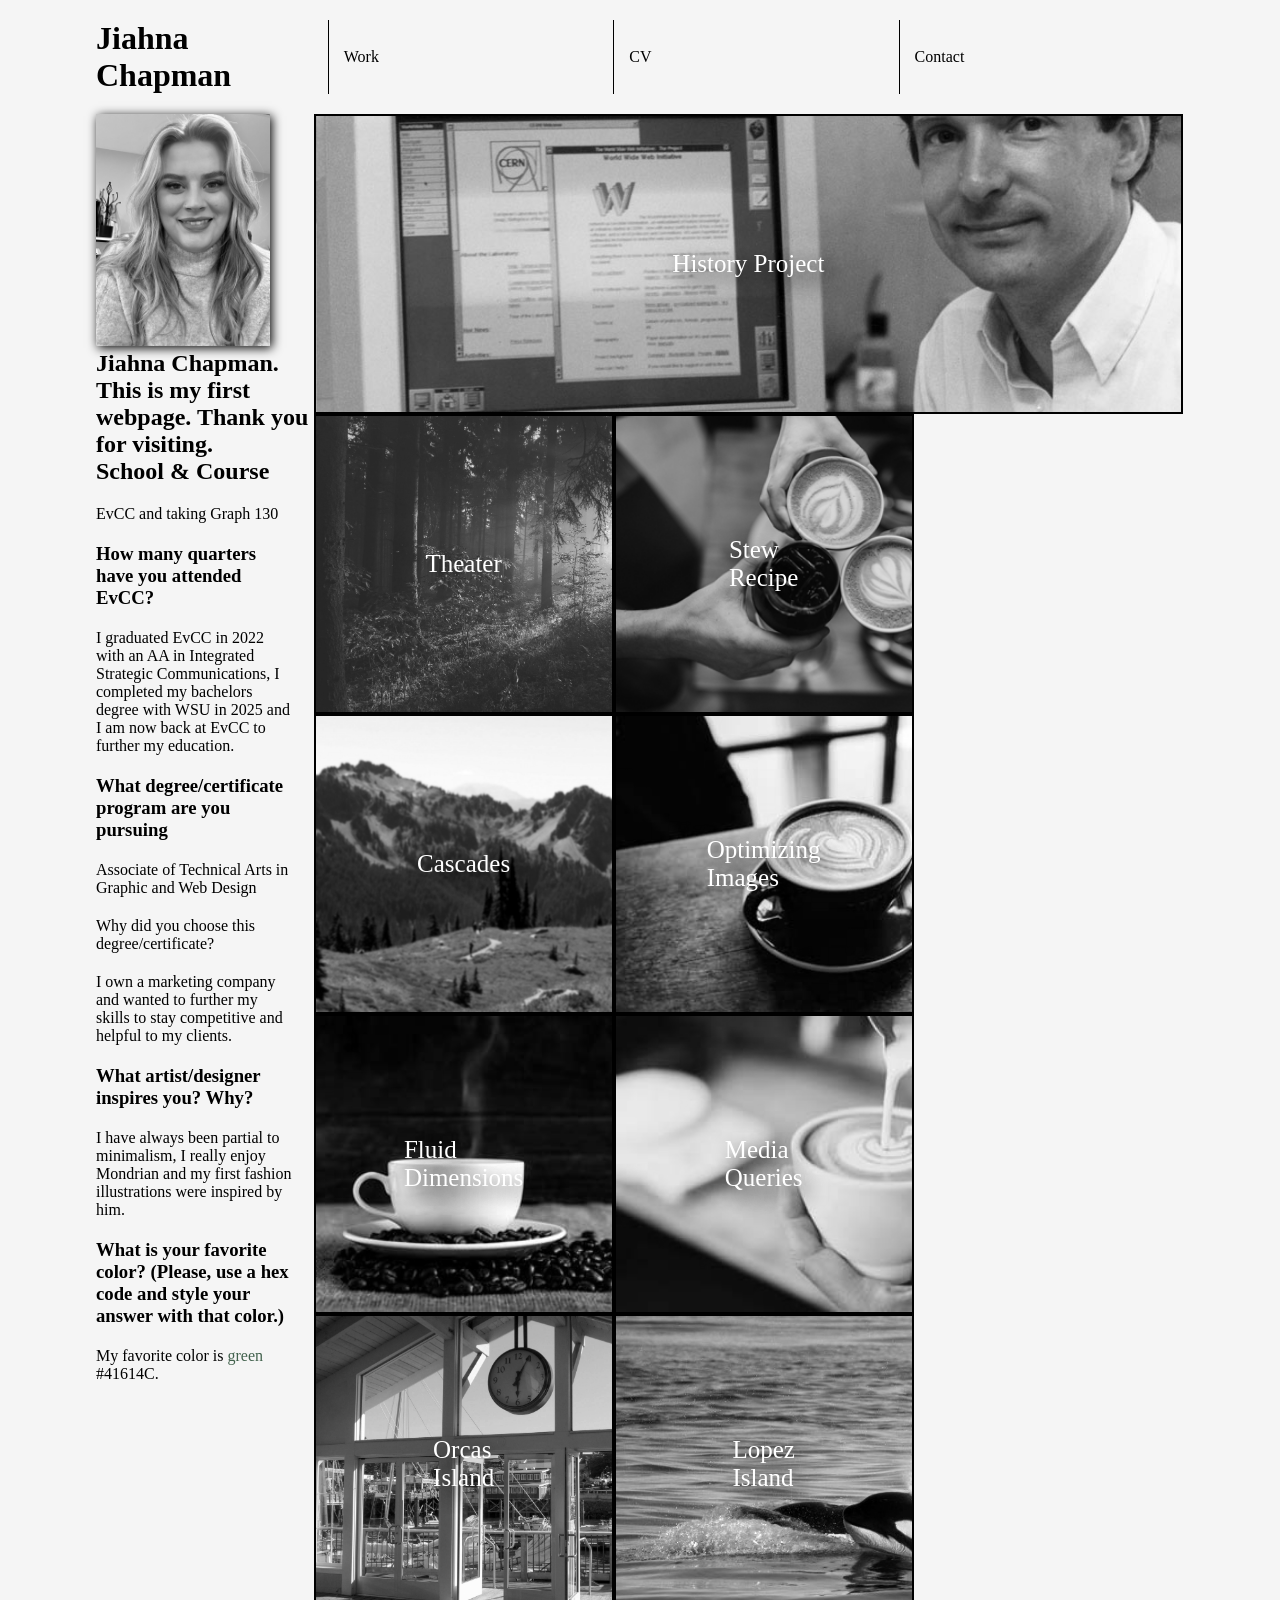
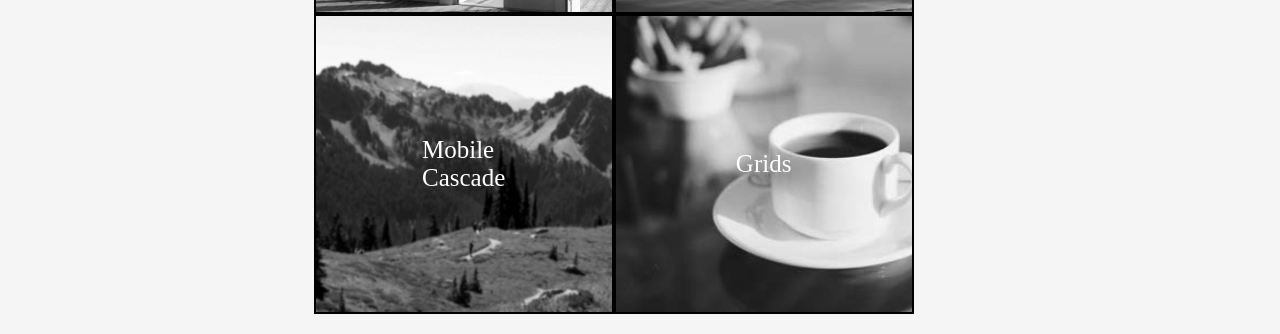
<file: index.html>
<!DOCTYPE html>
<html lang="en">
<head>
    <meta charset="UTF-8">
    <meta name="viewport" content="width=device-width, initial-scale=1.0">
    <title>Jiahna's Website</title>
    <link rel="stylesheet" href="styles/homepage.css">
    <link rel="stylesheet" href="styles/mobile.css">
</head>
<body>
    <header>
        <h1>Jiahna Chapman</h1>
        <nav>
            <a href="#work"><p>Work</p></a>
            <a href="#cv"><p>CV</p></a>
            <a href="#contact"><p>Contact</p></a>
        </nav>
    </header>
    <main>
        <aside>
            <img class="faze" src="images/jiahna.jpeg" alt="profile image">
            <h1>Jiahna Chapman. This is my first webpage. Thank you for visiting.</h1>
            <h2>School & Course</h2>
            <p>EvCC and taking Graph 130</p>
            <h3>How many quarters have you attended EvCC?</h3>
            <p>I graduated EvCC in 2022 with an AA in Integrated Strategic Communications, I completed my bachelors degree with WSU in 2025 and I am now back at EvCC to further my education.</p>
            <h3>What degree/certificate program are you pursuing</h3>
            <p>Associate of Technical Arts in Graphic and Web Design</p>
            <h3">Why did you choose this degree/certificate?</h3>
            <p>I own a marketing company and wanted to further my skills to stay competitive and helpful to my clients.</p>
            <h3>What artist/designer inspires you? Why?</h3>
            <p>I have always been partial to minimalism, I really enjoy Mondrian and my first fashion illustrations were inspired by him.</p>
            <h3>What is your favorite color?  (Please, use a hex code and style your answer with that color.)</h3>
            <p>My favorite color is <span style="color: #41614c;">green</span> #41614C.</p>
        </aside>
    <article id="work">
        <section class="project" id="history">
            <a href="pages/history-refactor.html"><p>History Project</p></a>
        </section>
        <section class="project" id="theater">
            <a href="pages/theater.html"><p>Theater</p></a>
        </section>
        <section class="project" id="stew-recipe">
            <a href="pages/beef-stew-recipe.html"><p>Stew Recipe</p></a>
        </section>
        <section class="project" id="cascades">
            <a href="pages/cascade.html"><p>Cascades</p></a>
        </section>
        <section class="project" id="optimizing-images"> 
            <a href="pages/opt-images.html"><p>Optimizing Images</p></a>
        </section>
        <section class="project" id="fluid-design">
            <a href="pages/fluid.html"><p>Fluid Dimensions</p></a>
        </section>
        <section class="project" id="media-queries">
            <a href="pages/media-queries.html"><p>Media Queries</p></a>
        </section>
        <section class="project" id="orcas-island">
            <a href="pages/orcasisland.html"><p>Orcas Island</p></a>
        </section>
        <section class="project" id="lopez-island">
            <a href="pages/lopezisland.html"><p>Lopez Island</p></a>
        </section>
        <section class="project" id="mobile-cascade">
            <a href="pages/mobilecascade.html"><p>Mobile Cascade</p></a>
        </section>
        <section class="project" id="grid-layout">
            <a href="pages/grid.html"><p>Grids</p></a>
        </section>
    </article>      
</main>
</body>
</html>
</file>
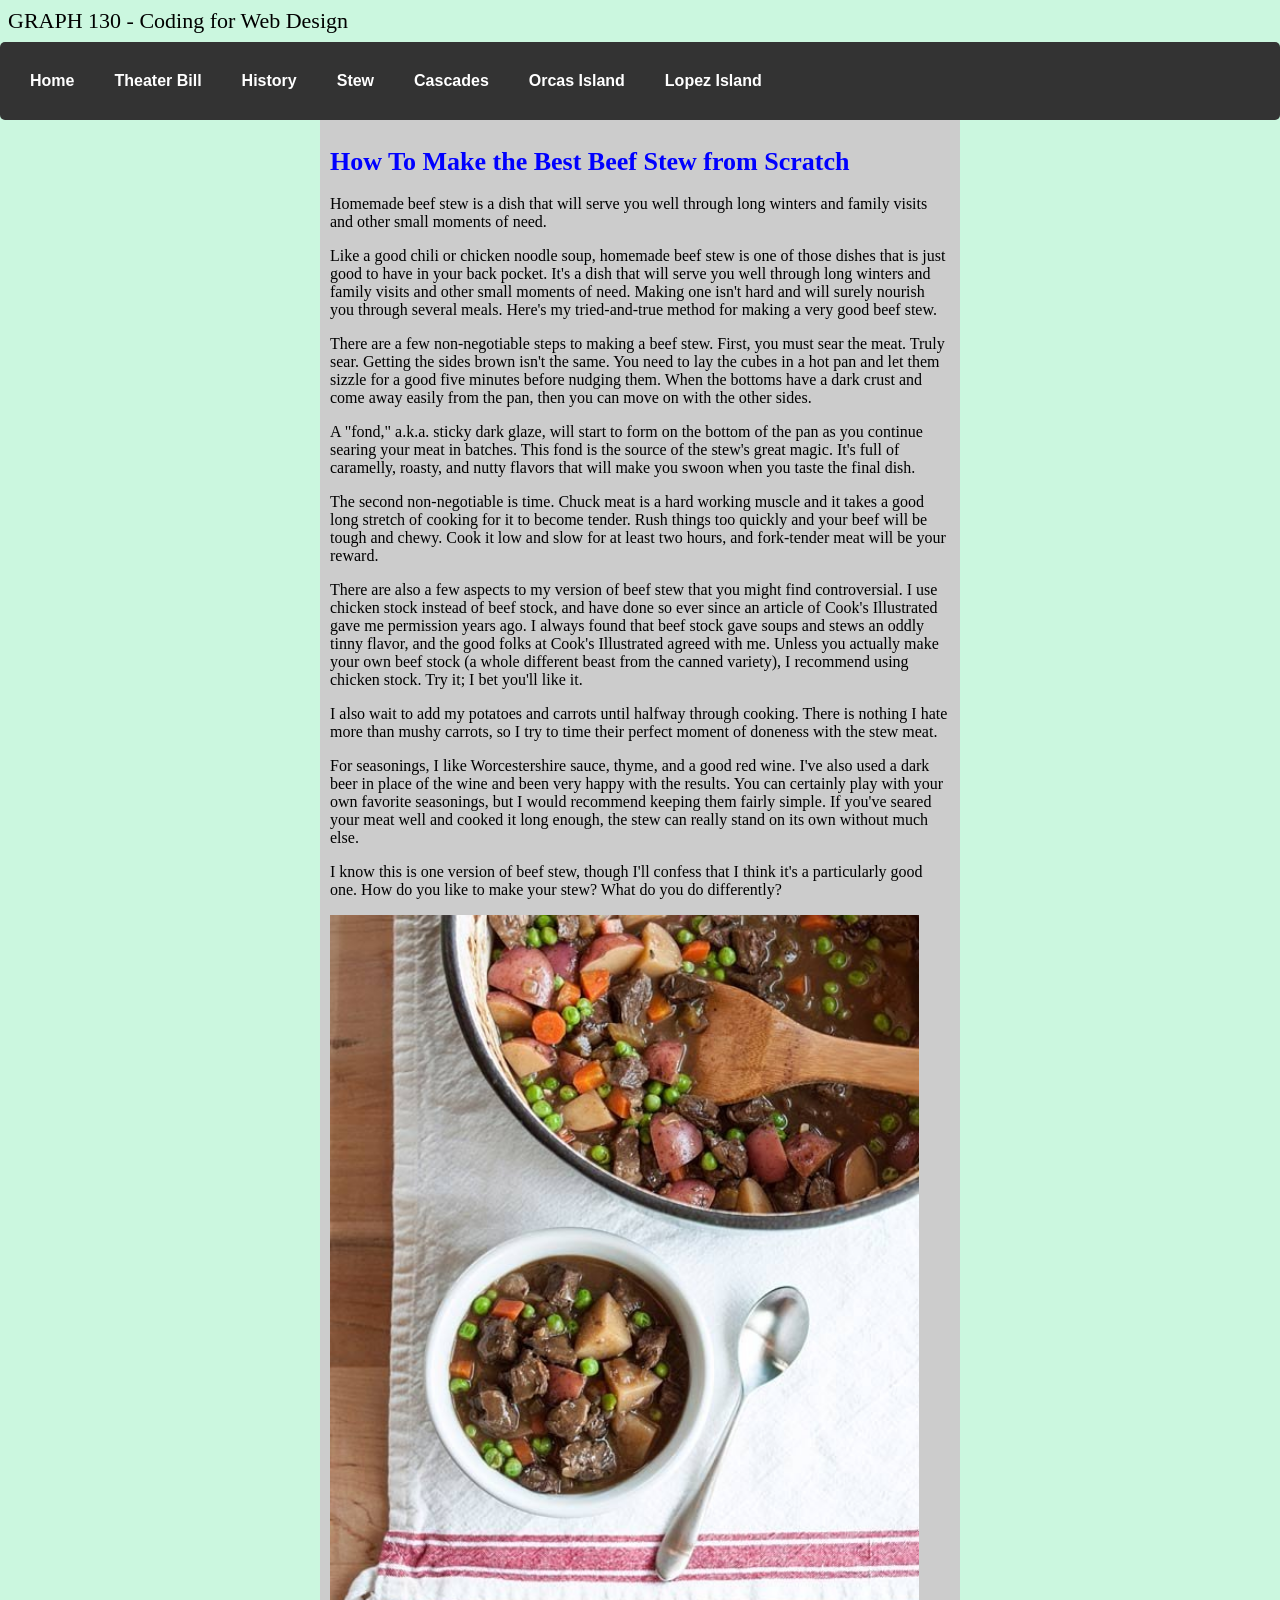
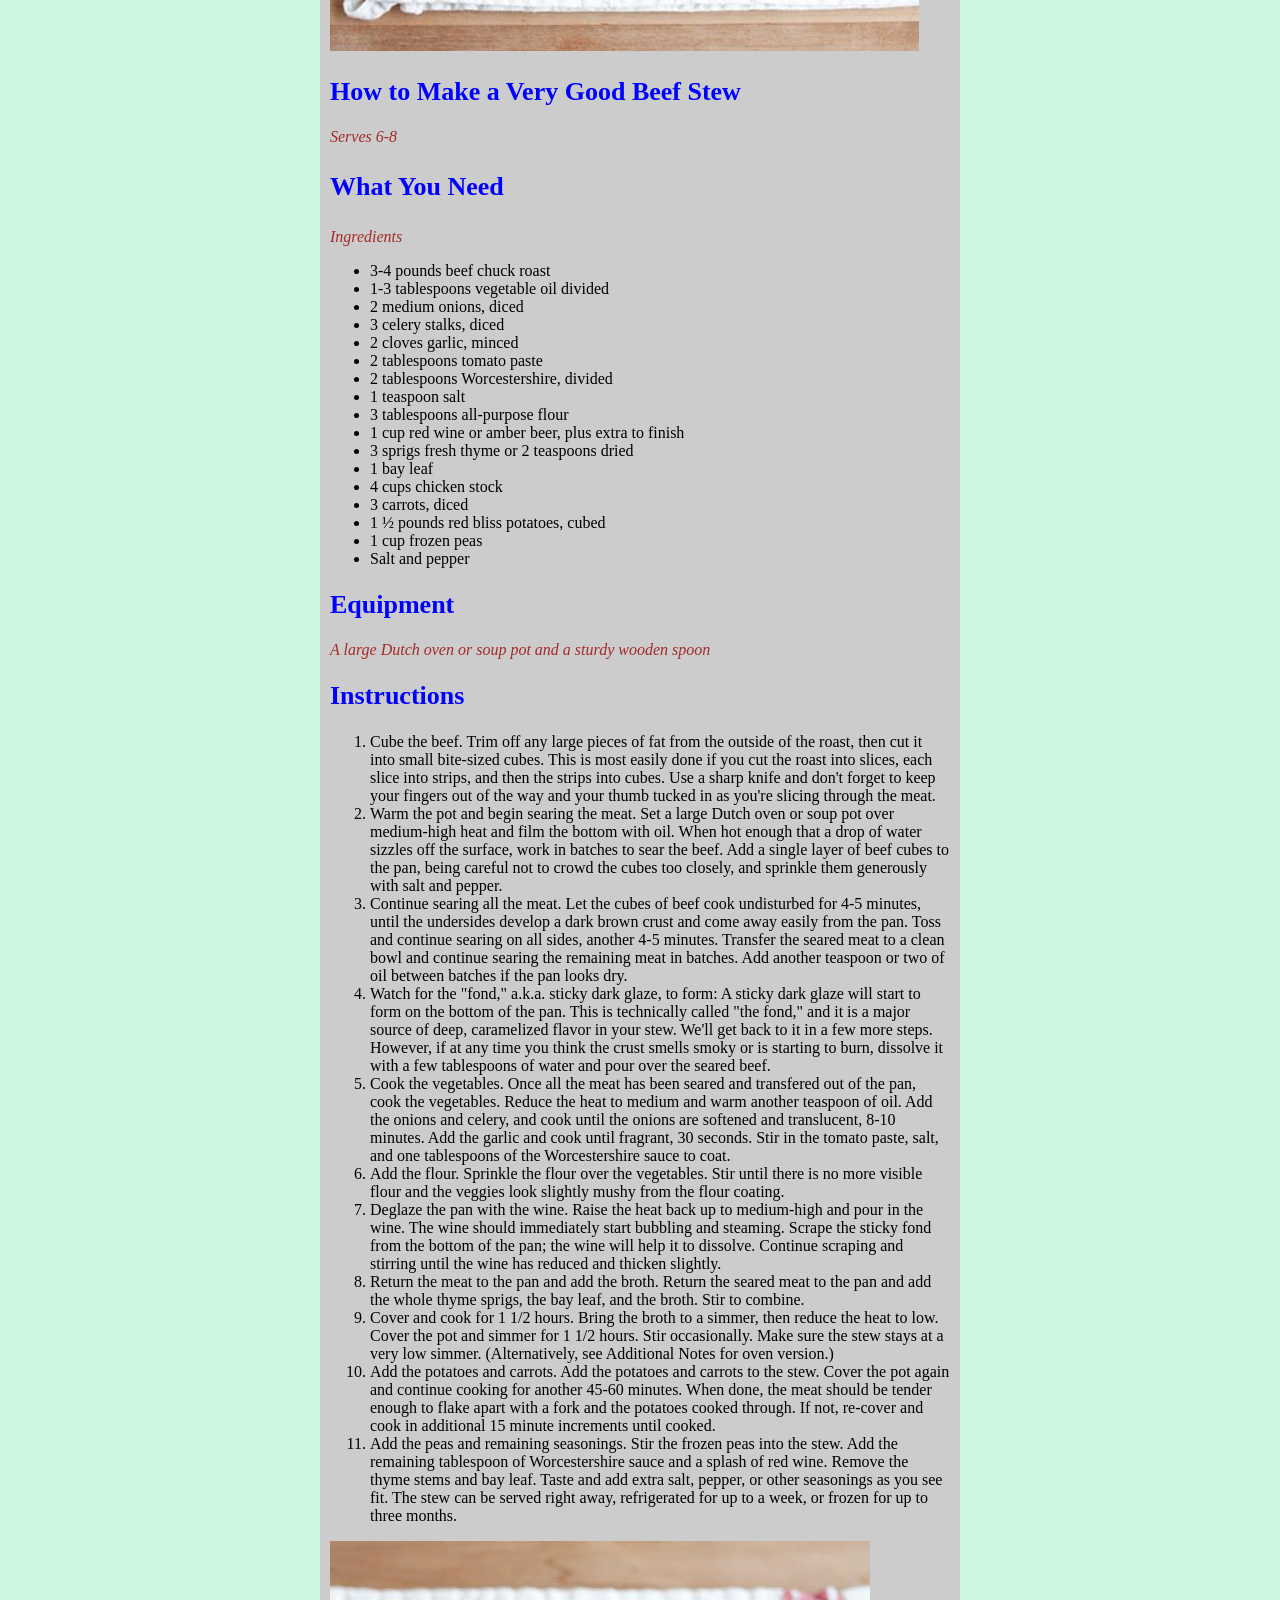
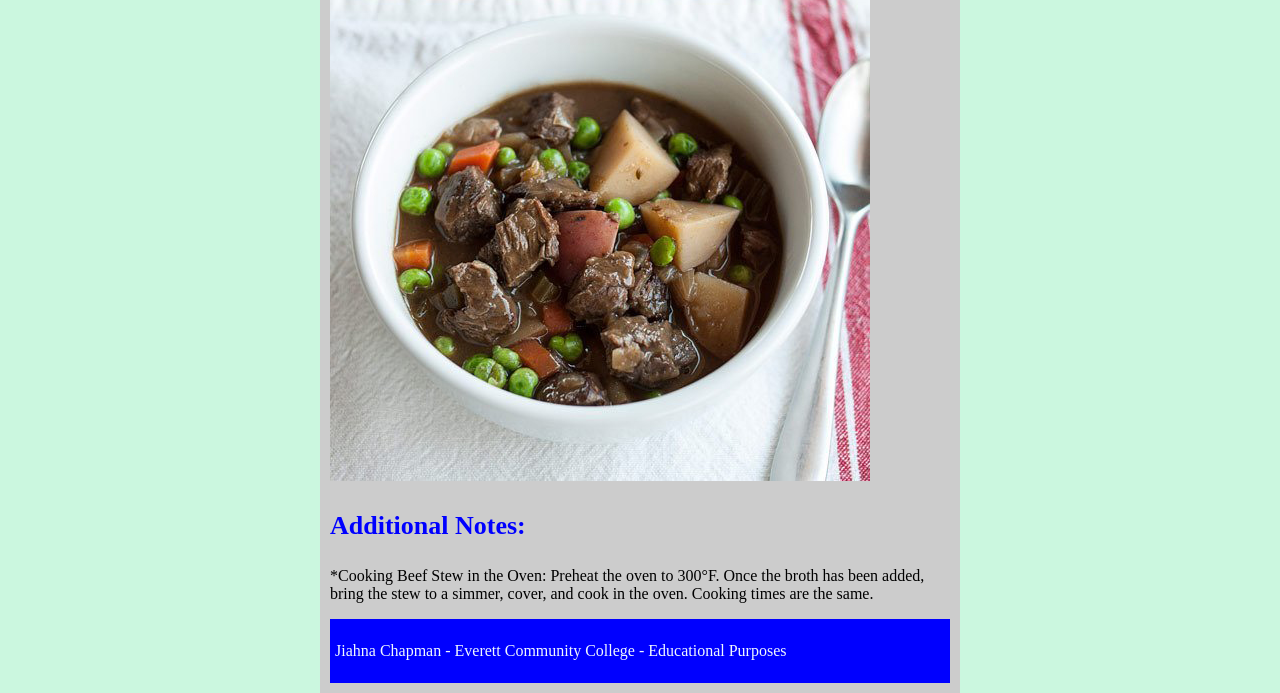
<file: pages/beef-stew-recipe.html>
<!DOCTYPE html>
<head>
    <title>Beef Stew Recipe</title>
    <link href="../styles/beef-stew-recipe.css" rel="stylesheet" type="text/css">
    <link href="../styles/mobile.css" rel="stylesheet" type="text/css">
    <style>
    i {
    color: brown;
    }
    /* .stew-content {
        width: 560px; */
    </style>
</head>
<body>
   <div id="nav-placeholder"></div>
    <script> fetch('nav.html') .then(response => response.text()) .then(data => { document.getElementById('nav-placeholder').innerHTML = data; }); </script>
    <div class="stew-content">
    <h1>How To Make the Best Beef Stew from Scratch</h1>

    <p>Homemade beef stew is a dish that will serve you well through long winters and family visits and other small moments of need.</p>

    <p>Like a good chili or chicken noodle soup, homemade beef stew is one of those dishes that is just good to have in your back pocket. It's a dish that will serve you well through long winters and family visits and other small moments of need. Making one isn't hard and will surely nourish you through several meals. Here's my tried-and-true method for making a very good beef stew.</p>

    <p>There are a few non-negotiable steps to making a beef stew. First, you must sear the meat. Truly sear. Getting the sides brown isn't the same. You need to lay the cubes in a hot pan and let them sizzle for a good five minutes before nudging them. When the bottoms have a dark crust and come away easily from the pan, then you can move on with the other sides.</p>

    <p>A "fond," a.k.a. sticky dark glaze, will start to form on the bottom of the pan as you continue searing your meat in batches. This fond is the source of the stew's great magic. It's full of caramelly, roasty, and nutty flavors that will make you swoon when you taste the final dish.</p>

    <p>The second non-negotiable is time. Chuck meat is a hard working muscle and it takes a good long stretch of cooking for it to become tender. Rush things too quickly and your beef will be tough and chewy. Cook it low and slow for at least two hours, and fork-tender meat will be your reward.</p>

    <p>There are also a few aspects to my version of beef stew that you might find controversial. I use chicken stock instead of beef stock, and have done so ever since an article of Cook's Illustrated gave me permission years ago. I always found that beef stock gave soups and stews an oddly tinny flavor, and the good folks at Cook's Illustrated agreed with me. Unless you actually make your own beef stock (a whole different beast from the canned variety), I recommend using chicken stock. Try it; I bet you'll like it.</p>

    <p>I also wait to add my potatoes and carrots until halfway through cooking. There is nothing I hate more than mushy carrots, so I try to time their perfect moment of doneness with the stew meat.</p>

    <p>For seasonings, I like Worcestershire sauce, thyme, and a good red wine. I've also used a dark beer in place of the wine and been very happy with the results. You can certainly play with your own favorite seasonings, but I would recommend keeping them fairly simple. If you've seared your meat well and cooked it long enough, the stew can really stand on its own without much else.</p>

    <p>I know this is one version of beef stew, though I'll confess that I think it's a particularly good one. How do you like to make your stew? What do you do differently?</p>
    <img src="../images/hero2.jpg" alt="Bowl of Stew" class="big-stew">
    <h2>How to Make a Very Good Beef Stew</h2>

    <p><i>Serves 6-8</i></p>

    <h3>What You Need</h3>

    <p><i>Ingredients</i></p>
        <ul>
            <li>3-4 pounds beef chuck roast</li>
            <li>1-3 tablespoons vegetable oil divided</li>
            <li>2 medium onions, diced</li>
            <li>3 celery stalks, diced</li>
            <li>2 cloves garlic, minced</li>
            <li>2 tablespoons tomato paste</li>
            <li>2 tablespoons Worcestershire, divided</li>
            <li>1 teaspoon salt</li>
            <li>3 tablespoons all-purpose flour</li>
            <li>1 cup red wine or amber beer, plus extra to finish</li>
            <li>3 sprigs fresh thyme or 2 teaspoons dried</li>
            <li>1 bay leaf</li>
            <li>4 cups chicken stock</li>
            <li>3 carrots, diced</li>
            <li>1 ½ pounds red bliss potatoes, cubed</li>
            <li>1 cup frozen peas</li>
            <li>Salt and pepper</li>
        </ul>

    <h2>Equipment</h2>
    <p><i>A large Dutch oven or soup pot and a sturdy wooden spoon</i></p>

    <h2>Instructions</h2>
        <ol>
            <li>Cube the beef. Trim off any large pieces of fat from the outside of the roast, then cut it into small bite-sized cubes. This is most easily done if you cut the roast into slices, each slice into strips, and then the strips into cubes. Use a sharp knife and don't forget to keep your fingers out of the way and your thumb tucked in as you're slicing through the meat.</li>

            <li>Warm the pot and begin searing the meat. Set a large Dutch oven or soup pot over medium-high heat and film the bottom with oil. When hot enough that a drop of water sizzles off the surface, work in batches to sear the beef. Add a single layer of beef cubes to the pan, being careful not to crowd the cubes too closely, and sprinkle them generously with salt and pepper.</li>

            <li>Continue searing all the meat. Let the cubes of beef cook undisturbed for 4-5 minutes, until the undersides develop a dark brown crust and come away easily from the pan. Toss and continue searing on all sides, another 4-5 minutes. Transfer the seared meat to a clean bowl and continue searing the remaining meat in batches. Add another teaspoon or two of oil between batches if the pan looks dry.</li>

            <li>Watch for the "fond," a.k.a. sticky dark glaze, to form: A sticky dark glaze will start to form on the bottom of the pan. This is technically called "the fond," and it is a major source of deep, caramelized flavor in your stew. We'll get back to it in a few more steps. However, if at any time you think the crust smells smoky or is starting to burn, dissolve it with a few tablespoons of water and pour over the seared beef.</li>

            <li>Cook the vegetables. Once all the meat has been seared and transfered out of the pan, cook the vegetables. Reduce the heat to medium and warm another teaspoon of oil. Add the onions and celery, and cook until the onions are softened and translucent, 8-10 minutes. Add the garlic and cook until fragrant, 30 seconds. Stir in the tomato paste, salt, and one tablespoons of the Worcestershire sauce to coat.</li>

            <li>Add the flour. Sprinkle the flour over the vegetables. Stir until there is no more visible flour and the veggies look slightly mushy from the flour coating.</li>

            <li>Deglaze the pan with the wine. Raise the heat back up to medium-high and pour in the wine. The wine should immediately start bubbling and steaming. Scrape the sticky fond from the bottom of the pan; the wine will help it to dissolve. Continue scraping and stirring until the wine has reduced and thicken slightly.</li>

            <li>Return the meat to the pan and add the broth. Return the seared meat to the pan and add the whole thyme sprigs, the bay leaf, and the broth. Stir to combine.</li>

            <li>Cover and cook for 1 1/2 hours. Bring the broth to a simmer, then reduce the heat to low. Cover the pot and simmer for 1 1/2 hours. Stir occasionally. Make sure the stew stays at a very low simmer. (Alternatively, see Additional Notes for oven version.)</li>

            <li>Add the potatoes and carrots. Add the potatoes and carrots to the stew. Cover the pot again and continue cooking for another 45-60 minutes. When done, the meat should be tender enough to flake apart with a fork and the potatoes cooked through. If not, re-cover and cook in additional 15 minute increments until cooked.</li>

            <li>Add the peas and remaining seasonings. Stir the frozen peas into the stew. Add the remaining tablespoon of Worcestershire sauce and a splash of red wine. Remove the thyme stems and bay leaf. Taste and add extra salt, pepper, or other seasonings as you see fit. The stew can be served right away, refrigerated for up to a week, or frozen for up to three months.</li>
        </ol>
    <img src="../images/hero.jpg" alt="Bowl of Stew" class="stew-1">
    <h3>Additional Notes:</h3>

    <p>*Cooking Beef Stew in the Oven: Preheat the oven to 300°F. Once the broth has been added, bring the stew to a simmer, cover, and cook in the oven. Cooking times are the same.</p>
<footer>
    <p>
        Jiahna Chapman - Everett Community College - Educational Purposes
    </p>
</footer>    
</div>
</body>
</html>
</file>
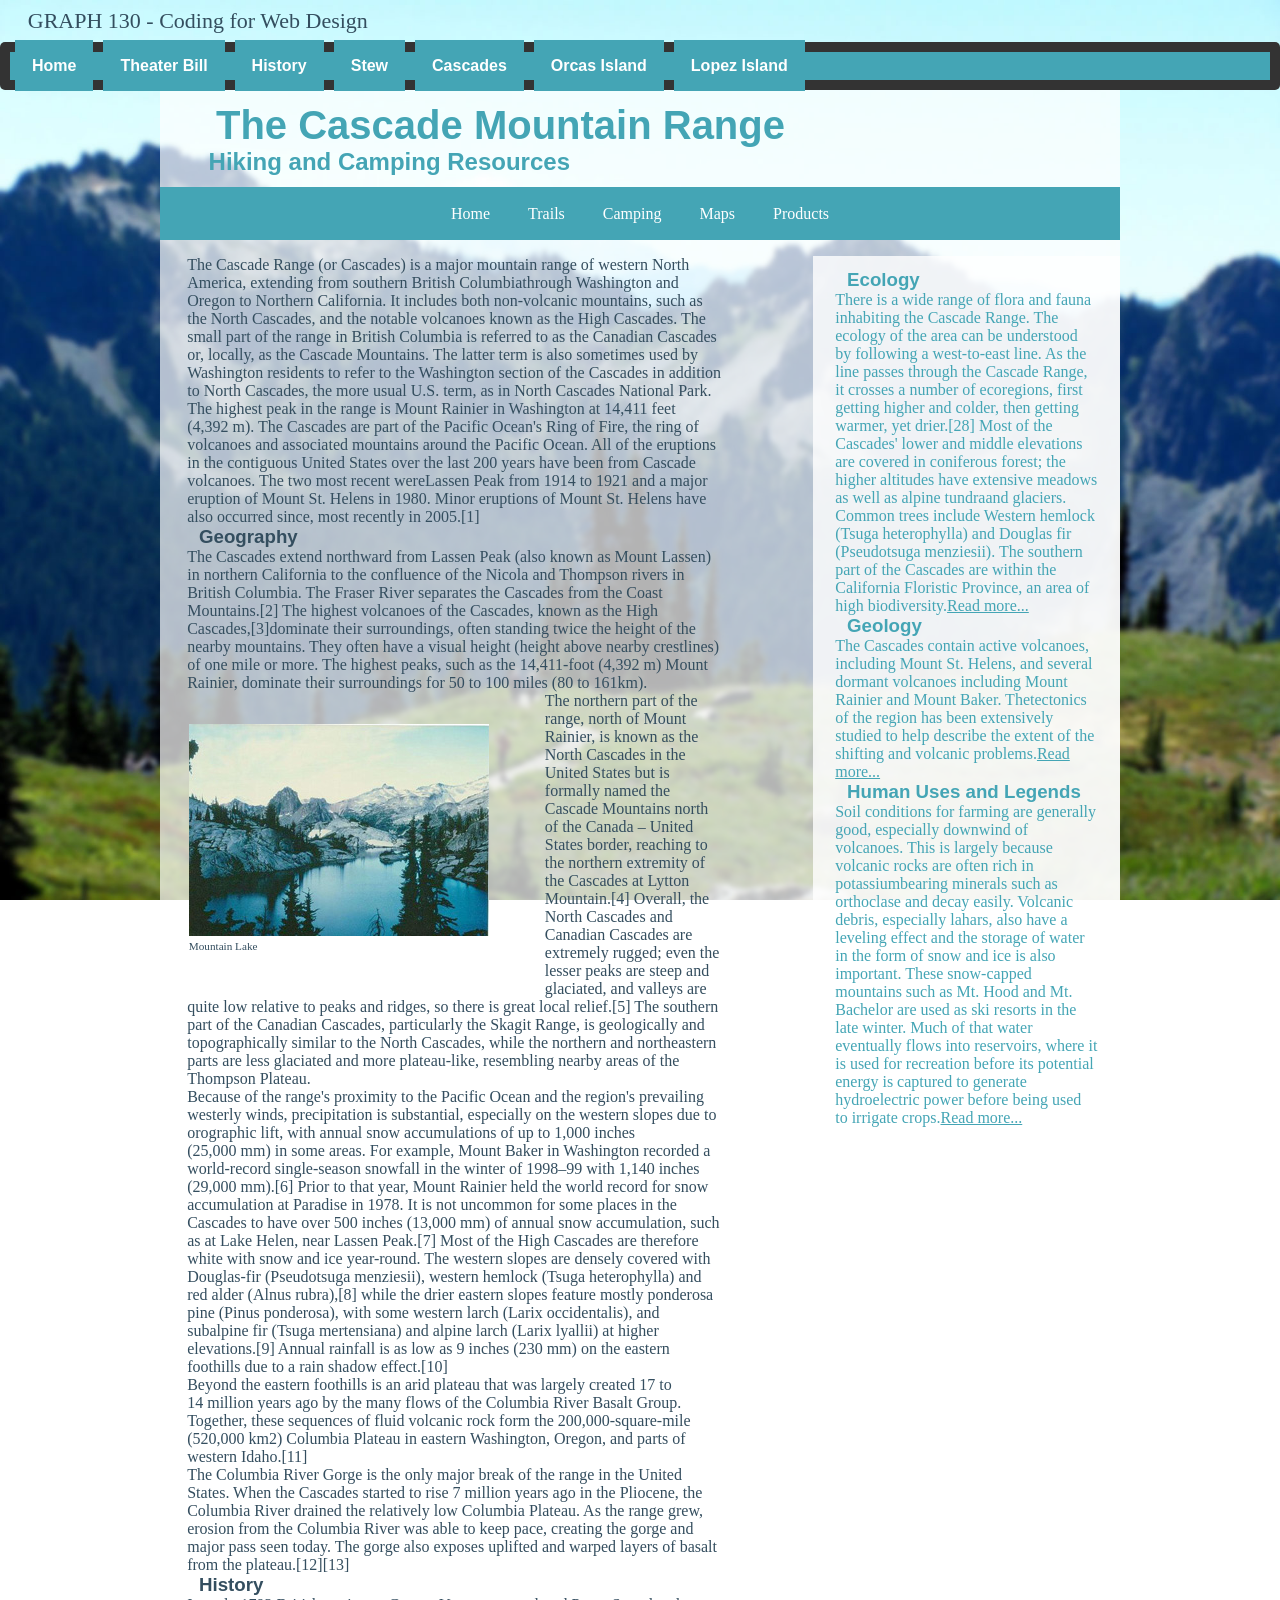
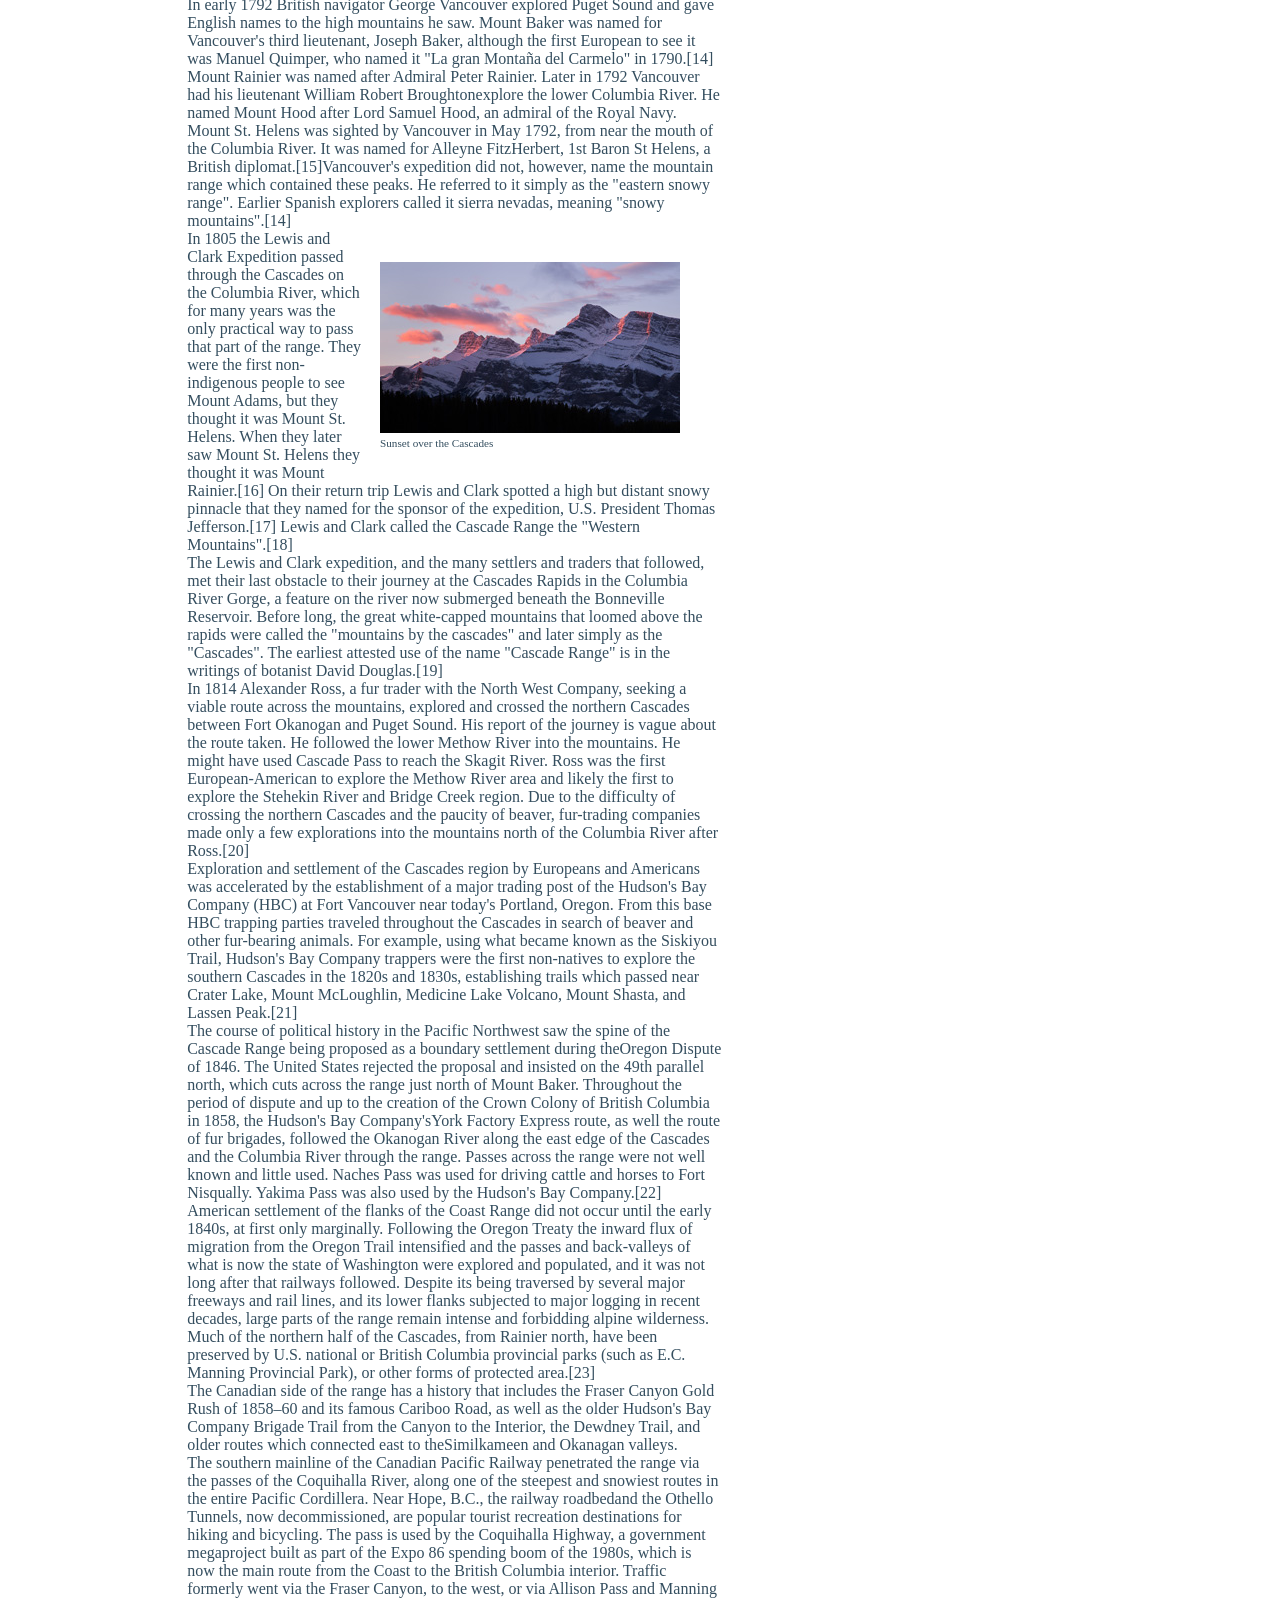
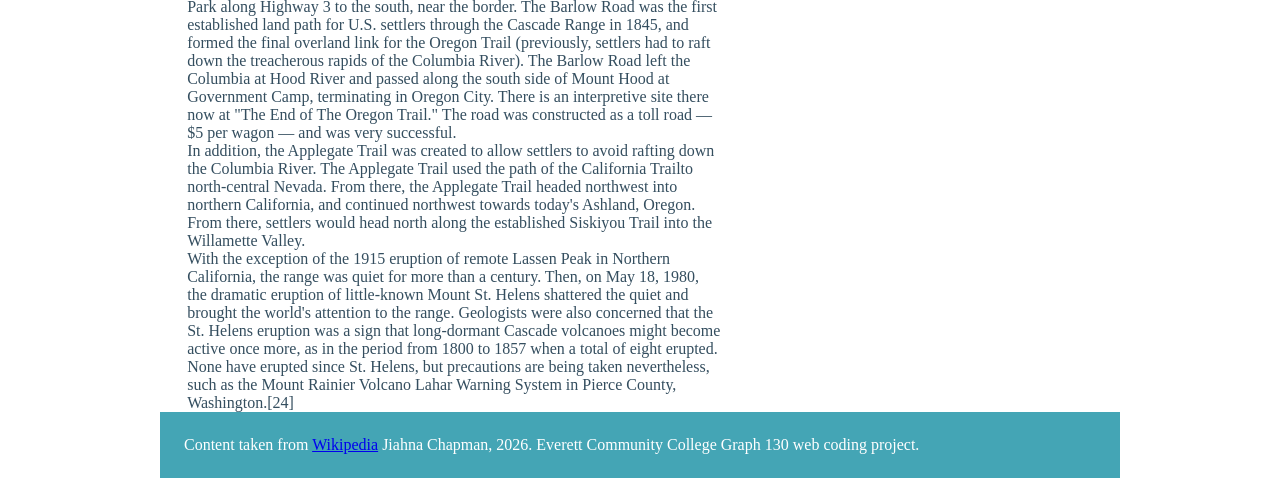
<file: pages/cascade.html>
<!DOCTYPE html>
<html lang="en">
<head>
    <meta charset="UTF-8">
    <title>Cascade Mountains</title>
    <meta name="viewport" content="width=device-width, initial-scale=1.0">
    <link rel="preconnect" href="https://fonts.googleapis.com">
    <link rel="preconnect" href="https://fonts.gstatic.com" crossorigin>
    <link href="https://fonts.google<apis.com/css2?family=Special+Elite&display=swap" rel="stylesheet">
    <link href="../styles/small.css" rel="stylesheet">
    <link href="../styles/medium.css" rel="stylesheet" media="screen and (min-width:641px)">
    <link href="../styles/large.css" rel="stylesheet" media="screen and (min-width:1024px)">
    <link rel="preconnect" href="https://fonts.googleapis.com">
    <link rel="preconnect" href="https://fonts.gstatic.com" crossorigin>
    <link href="https://fonts.googleapis.com/css2?family=Roboto+Serif:ital,opsz,wght@0,8..144,100..900;1,8..144,100..900&display=swap" rel="stylesheet">
</head>
<body>
    <div id="nav-placeholder"></div>
    <script> fetch('nav.html') .then(response => response.text()) .then(data => { document.getElementById('nav-placeholder').innerHTML = data; }); </script>
    <article class="container">
        <header>
            <h1>The Cascade Mountain Range</h1>
            <h2>Hiking and Camping Resources</h2>
            <nav>
                <ul>
                    <li><a href="../index.html">Home</a></li>
                    <li><a href="#">Trails</a></li>
                    <li><a href="#">Camping</a></li>
                    <li><a href="#">Maps</a></li>
                    <li><a href="#">Products</a></li>
                </ul>
            </nav>
        </header>
    <section class="content">
   
    <p>The Cascade Range (or Cascades) is a major mountain range of western North America, extending from southern British Columbiathrough Washington and Oregon to Northern California. It includes both non-volcanic mountains, such as the North Cascades, and the notable volcanoes known as the High Cascades. The small part of the range in British Columbia is referred to as the Canadian Cascades or, locally, as the Cascade Mountains. The latter term is also sometimes used by Washington residents to refer to the Washington section of the Cascades in addition to North Cascades, the more usual U.S. term, as in North Cascades National Park. The highest peak in the range is Mount Rainier in Washington at 14,411 feet (4,392 m).
    The Cascades are part of the Pacific Ocean's Ring of Fire, the ring of volcanoes and associated mountains around the Pacific Ocean. All of the eruptions in the contiguous United States over the last 200 years have been from Cascade volcanoes. The two most recent wereLassen Peak from 1914 to 1921 and a major eruption of Mount St. Helens in 1980. Minor eruptions of Mount St. Helens have also occurred since, most recently in 2005.[1]</p>

    <h3>Geography</h3>
    <p>The Cascades extend northward from Lassen Peak (also known as Mount Lassen) in northern California to the confluence of the Nicola and Thompson rivers in British Columbia. The Fraser River separates the Cascades from the Coast Mountains.[2] The highest volcanoes of the Cascades, known as the High Cascades,[3]dominate their surroundings, often standing twice the height of the nearby mountains. They often have a visual height (height above nearby crestlines) of one mile or more. The highest peaks, such as the 14,411-foot (4,392 m) Mount Rainier, dominate their surroundings for 50 to 100 miles (80 to 161km).</p>
        <figure class="image-left">
            <img src="../images/page2.jpg" alt="mountain lake"/>
            <figcaption>Mountain Lake</figcaption> 
        </figure>
    <p>The northern part of the range, north of Mount Rainier, is known as the North Cascades in the United States but is formally named the Cascade Mountains north of the Canada – United States border, reaching to the northern extremity of the Cascades at Lytton Mountain.[4] Overall, the North Cascades and Canadian Cascades are extremely rugged; even the lesser peaks are steep and glaciated, and valleys are quite low relative to peaks and ridges, so there is great local relief.[5] The southern part of the Canadian Cascades, particularly the Skagit Range, is geologically and topographically similar to the North Cascades, while the northern and northeastern parts are less glaciated and more plateau-like, resembling nearby areas of the Thompson Plateau.</p>

    <p>Because of the range's proximity to the Pacific Ocean and the region's prevailing westerly winds, precipitation is substantial, especially on the western slopes due to orographic lift, with annual snow accumulations of up to 1,000 inches (25,000 mm) in some areas. For example, Mount Baker in Washington recorded a world-record single-season snowfall in the winter of 1998–99 with 1,140 inches (29,000 mm).[6] Prior to that year, Mount Rainier held the world record for snow accumulation at Paradise in 1978. It is not uncommon for some places in the Cascades to have over 500 inches (13,000 mm) of annual snow accumulation, such as at Lake Helen, near Lassen Peak.[7] Most of the High Cascades are therefore white with snow and ice year-round. The western slopes are densely covered with Douglas-fir (Pseudotsuga menziesii), western hemlock (Tsuga heterophylla) and red alder (Alnus rubra),[8] while the drier eastern slopes feature mostly ponderosa pine (Pinus ponderosa), with some western larch (Larix occidentalis), and subalpine fir (Tsuga mertensiana) and alpine larch (Larix lyallii) at higher elevations.[9] Annual rainfall is as low as 9 inches (230 mm) on the eastern foothills due to a rain shadow effect.[10]</p>

    <p>Beyond the eastern foothills is an arid plateau that was largely created 17 to 14 million years ago by the many flows of the Columbia River Basalt Group. Together, these sequences of fluid volcanic rock form the 200,000-square-mile (520,000 km2) Columbia Plateau in eastern Washington, Oregon, and parts of western Idaho.[11]</p>

    <p>The Columbia River Gorge is the only major break of the range in the United States. When the Cascades started to rise 7 million years ago in the Pliocene, the Columbia River drained the relatively low Columbia Plateau. As the range grew, erosion from the Columbia River was able to keep pace, creating the gorge and major pass seen today. The gorge also exposes uplifted and warped layers of basalt from the plateau.[12][13]</p>

    <h3>History</h3>
    <p>In early 1792 British navigator George Vancouver explored Puget Sound and gave English names to the high mountains he saw. Mount Baker was named for Vancouver's third lieutenant, Joseph Baker, although the first European to see it was Manuel Quimper, who named it "La gran Montaña del Carmelo" in 1790.[14] Mount Rainier was named after Admiral Peter Rainier. Later in 1792 Vancouver had his lieutenant William Robert Broughtonexplore the lower Columbia River. He named Mount Hood after Lord Samuel Hood, an admiral of the Royal Navy. Mount St. Helens was sighted by Vancouver in May 1792, from near the mouth of the Columbia River. It was named for Alleyne FitzHerbert, 1st Baron St Helens, a British diplomat.[15]Vancouver's expedition did not, however, name the mountain range which contained these peaks. He referred to it simply as the "eastern snowy range". Earlier Spanish explorers called it sierra nevadas, meaning "snowy mountains".[14]</p>
        <figure class="image-right">
            <img src="../images/page3.jpg" alt="sunset over cascades"/>
            <figcaption>Sunset over the Cascades</figcaption>
        </figure>
    <p>In 1805 the Lewis and Clark Expedition passed through the Cascades on the Columbia River, which for many years was the only practical way to pass that part of the range. They were the first non-indigenous people to see Mount Adams, but they thought it was Mount St. Helens. When they later saw Mount St. Helens they thought it was Mount Rainier.[16] On their return trip Lewis and Clark spotted a high but distant snowy pinnacle that they named for the sponsor of the expedition, U.S. President Thomas Jefferson.[17] Lewis and Clark called the Cascade Range the "Western Mountains".[18]</p>

    <p>The Lewis and Clark expedition, and the many settlers and traders that followed, met their last obstacle to their journey at the Cascades Rapids in the Columbia River Gorge, a feature on the river now submerged beneath the Bonneville Reservoir. Before long, the great white-capped mountains that loomed above the rapids were called the "mountains by the cascades" and later simply as the "Cascades". The earliest attested use of the name "Cascade Range" is in the writings of botanist David Douglas.[19]</p>

    <p>In 1814 Alexander Ross, a fur trader with the North West Company, seeking a viable route across the mountains, explored and crossed the northern Cascades between Fort Okanogan and Puget Sound. His report of the journey is vague about the route taken. He followed the lower Methow River into the mountains. He might have used Cascade Pass to reach the Skagit River. Ross was the first European-American to explore the Methow River area and likely the first to explore the Stehekin River and Bridge Creek region. Due to the difficulty of crossing the northern Cascades and the paucity of beaver, fur-trading companies made only a few explorations into the mountains north of the Columbia River after Ross.[20]</p>

    <p>Exploration and settlement of the Cascades region by Europeans and Americans was accelerated by the establishment of a major trading post of the Hudson's Bay Company (HBC) at Fort Vancouver near today's Portland, Oregon. From this base HBC trapping parties traveled throughout the Cascades in search of beaver and other fur-bearing animals. For example, using what became known as the Siskiyou Trail, Hudson's Bay Company trappers were the first non-natives to explore the southern Cascades in the 1820s and 1830s, establishing trails which passed near Crater Lake, Mount McLoughlin, Medicine Lake Volcano, Mount Shasta, and Lassen Peak.[21]</p>

    <p>The course of political history in the Pacific Northwest saw the spine of the Cascade Range being proposed as a boundary settlement during theOregon Dispute of 1846. The United States rejected the proposal and insisted on the 49th parallel north, which cuts across the range just north of Mount Baker. Throughout the period of dispute and up to the creation of the Crown Colony of British Columbia in 1858, the Hudson's Bay Company'sYork Factory Express route, as well the route of fur brigades, followed the Okanogan River along the east edge of the Cascades and the Columbia River through the range. Passes across the range were not well known and little used. Naches Pass was used for driving cattle and horses to Fort Nisqually. Yakima Pass was also used by the Hudson's Bay Company.[22]</p>

    <p>American settlement of the flanks of the Coast Range did not occur until the early 1840s, at first only marginally. Following the Oregon Treaty the inward flux of migration from the Oregon Trail intensified and the passes and back-valleys of what is now the state of Washington were explored and populated, and it was not long after that railways followed. Despite its being traversed by several major freeways and rail lines, and its lower flanks subjected to major logging in recent decades, large parts of the range remain intense and forbidding alpine wilderness. Much of the northern half of the Cascades, from Rainier north, have been preserved by U.S. national or British Columbia provincial parks (such as E.C. Manning Provincial Park), or other forms of protected area.[23]</p>

    <p>The Canadian side of the range has a history that includes the Fraser Canyon Gold Rush of 1858–60 and its famous Cariboo Road, as well as the older Hudson's Bay Company Brigade Trail from the Canyon to the Interior, the Dewdney Trail, and older routes which connected east to theSimilkameen and Okanagan valleys.</p>

    <p>The southern mainline of the Canadian Pacific Railway penetrated the range via the passes of the Coquihalla River, along one of the steepest and snowiest routes in the entire Pacific Cordillera. Near Hope, B.C., the railway roadbedand the Othello Tunnels, now decommissioned, are popular tourist recreation destinations for hiking and bicycling. The pass is used by the Coquihalla Highway, a government megaproject built as part of the Expo 86 spending boom of the 1980s, which is now the main route from the Coast to the British Columbia interior. Traffic formerly went via the Fraser Canyon, to the west, or via Allison Pass and Manning Park along Highway 3 to the south, near the border.
    The Barlow Road was the first established land path for U.S. settlers through the Cascade Range in 1845, and formed the final overland link for the Oregon Trail (previously, settlers had to raft down the treacherous rapids of the Columbia River). The Barlow Road left the Columbia at Hood River and passed along the south side of Mount Hood at Government Camp, terminating in Oregon City. There is an interpretive site there now at "The End of The Oregon Trail." The road was constructed as a toll road — $5 per wagon — and was very successful.</p>

    <p>In addition, the Applegate Trail was created to allow settlers to avoid rafting down the Columbia River. The Applegate Trail used the path of the California Trailto north-central Nevada. From there, the Applegate Trail headed northwest into northern California, and continued northwest towards today's Ashland, Oregon. From there, settlers would head north along the established Siskiyou Trail into the Willamette Valley.</p>

    <p>With the exception of the 1915 eruption of remote Lassen Peak in Northern California, the range was quiet for more than a century. Then, on May 18, 1980, the dramatic eruption of little-known Mount St. Helens shattered the quiet and brought the world's attention to the range. Geologists were also concerned that the St. Helens eruption was a sign that long-dormant Cascade volcanoes might become active once more, as in the period from 1800 to 1857 when a total of eight erupted. None have erupted since St. Helens, but precautions are being taken nevertheless, such as the Mount Rainier Volcano Lahar Warning System in Pierce County, Washington.[24]</p>
    </section>
    <aside class="sidebar">
    <h3>Ecology</h3>
    <p>There is a wide range of flora and fauna inhabiting the Cascade Range. The ecology of the area can be understood by following a west-to-east line. As the line passes through the Cascade Range, it crosses a number of ecoregions, first getting higher and colder, then getting warmer, yet drier.[28] Most of the Cascades' lower and middle elevations are covered in coniferous forest; the higher altitudes have extensive meadows as well as alpine tundraand glaciers. Common trees include Western hemlock (Tsuga heterophylla) and Douglas fir (Pseudotsuga menziesii). The southern part of the Cascades are within the California Floristic Province, an area of high biodiversity.<a href="#">Read more...</a></p>

    <h3>Geology</h3>
    <p>The Cascades contain active volcanoes, including Mount St. Helens, and several dormant volcanoes including Mount Rainier and Mount Baker. Thetectonics of the region has been extensively studied to help describe the extent of the shifting and volcanic problems.<a href="#">Read more...</a></p>

    <h3>Human Uses and Legends</h3>
    <p>Soil conditions for farming are generally good, especially downwind of volcanoes. This is largely because volcanic rocks are often rich in potassiumbearing minerals such as orthoclase and decay easily. Volcanic debris, especially lahars, also have a leveling effect and the storage of water in the form of snow and ice is also important. These snow-capped mountains such as Mt. Hood and Mt. Bachelor are used as ski resorts in the late winter. Much of that water eventually flows into reservoirs, where it is used for recreation before its potential energy is captured to generate hydroelectric power before being used to irrigate crops.<a href="#">Read more...</a></p>
    </aside>  
    <footer>
    Content taken from <a href="http://en.wikipedia.org/wiki/Cascade_Range" target="_blank">Wikipedia</a>
    Jiahna Chapman, 2026. Everett Community College Graph 130 web coding project. 
    </footer>
    </article>
</body>
</html>
</file>
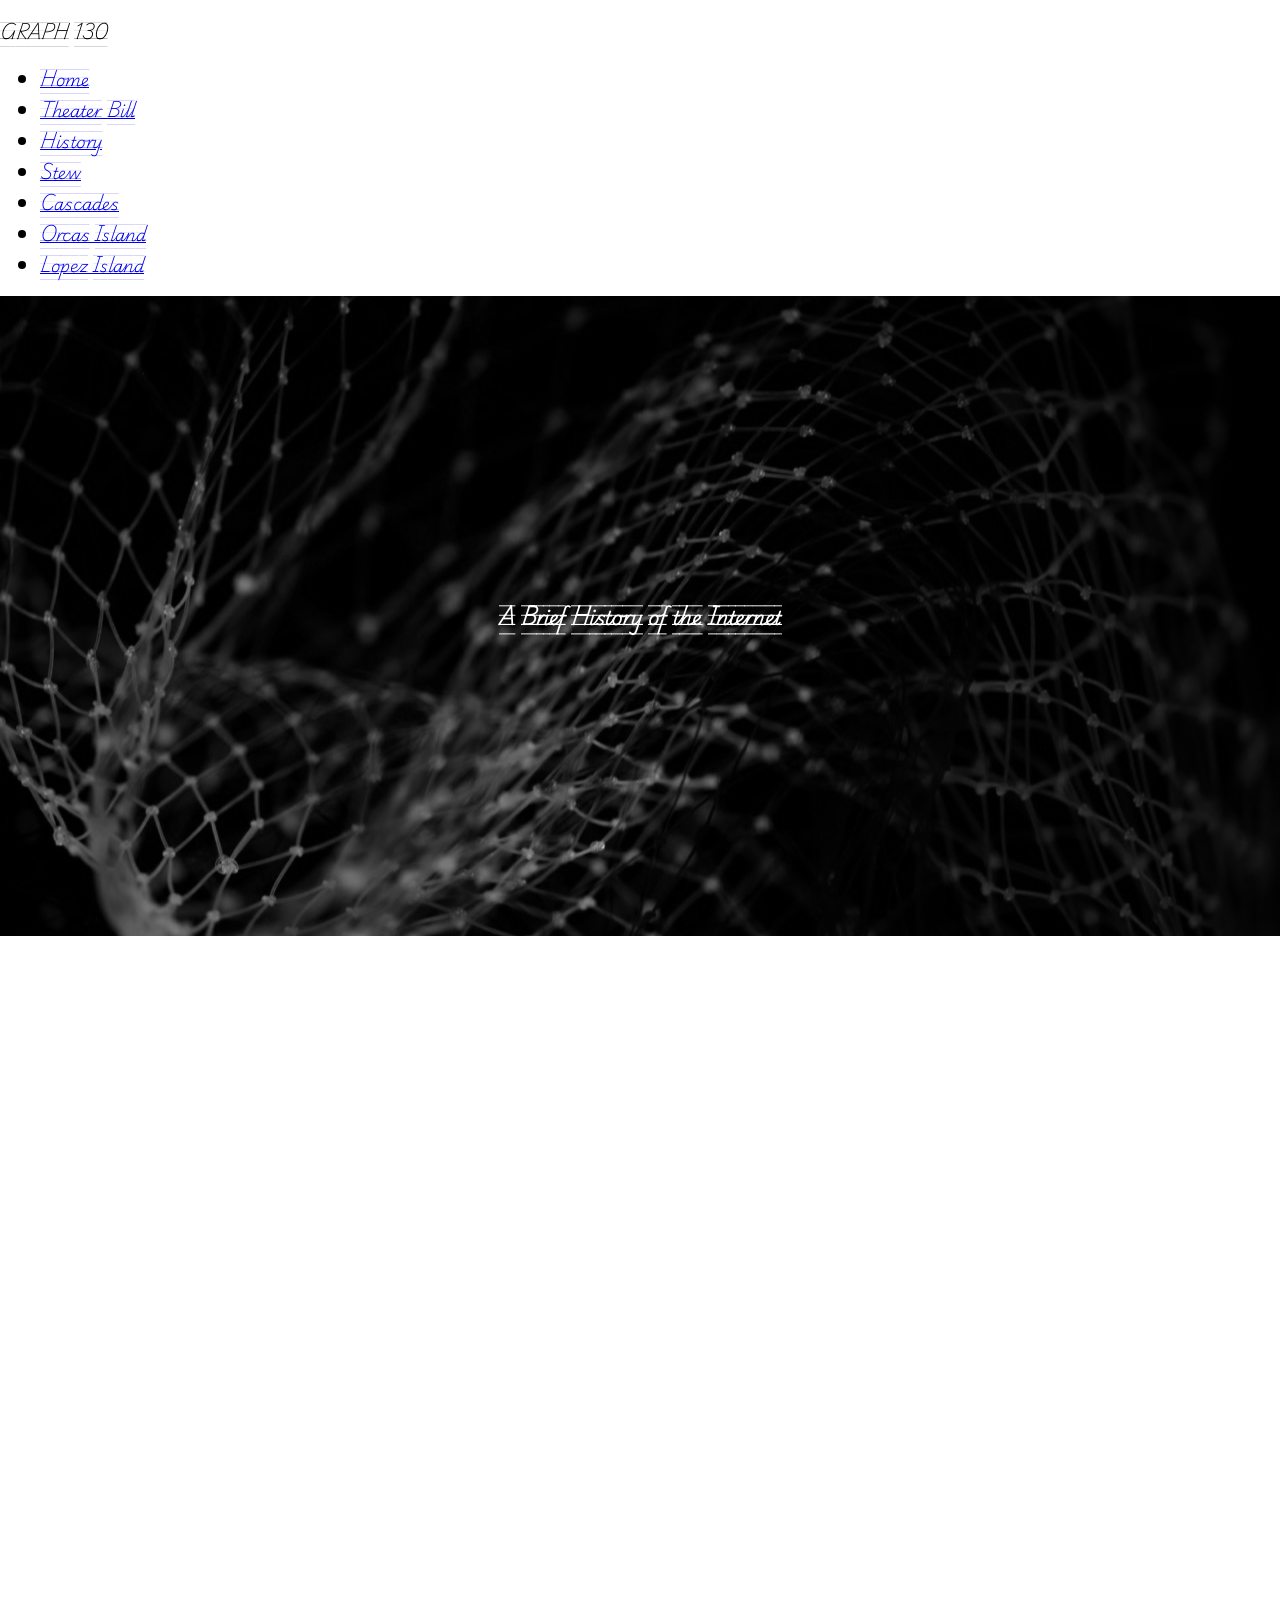
<file: pages/history-refactor.html>
<!DOCTYPE html>
<html lang="en">
    <head>
        <title>Brief History of the Internet</title>
        <link href="../styles/history-refactor.css" rel="stylesheet" type="text/css">
        <link href="../styles/mobile.css" rel="stylesheet" type="text/css">
        <link rel="preconnect" href="https://fonts.googleapis.com">
        <link rel="preconnect" href="https://fonts.gstatic.com" crossorigin>
        <link href="https://fonts.googleapis.com/css2?family=Playwrite+NZ+Guides&display=swap" rel="stylesheet">
        <link href="https://unpkg.com/aos@2.3.1/dist/aos.css" rel="stylesheet">
    </head>
<body>
        <nav class="navbar">
        <div class="page-title">
            <p>GRAPH 130</p>
        </div>
        <a href="#" class="toggle-button">
            <span class="bar"></span>
            <span class="bar"></span>
            <span class="bar"></span>
        </a>
    <nav class="hamish">
        <ul>
            <li><a href="../index.html">Home</a></li>
            <li><a href="../pages/theater.html">Theater Bill</a></li>
            <li><a href="../pages/history-refactor.html">History</a></li>
            <li><a href="../pages/beef-stew-recipe.html">Stew</a></li>
            <li><a href="../pages/cascade.html">Cascades</a></li>
            <li><a href="../pages/orcasisland.html">Orcas Island</a></li>
            <li><a href="../pages/lopezisland.html">Lopez Island</a></li>
        </ul>
    </nav>
    <!-- <script src="../scripts/mobile-nav.js"></script>
    <div id="nav-placeholder"></div>
    <script> fetch('nav.html') .then(response => response.text()) .then(data => { document.getElementById('nav-placeholder').innerHTML = data; }); </script> -->
    <section class="history-hero">
<h1>A Brief History of the Internet</h1>
    </section>
<main>
    <section data-aos="fade-up">
        <p><b>Dwight Eisenhower</b> - American politician and Army general who served as the 34th President of the United States from 1953 until 1961.</p>
        <img src="../images/1-ike.jpg" alt="President Eisenhower" width="100%"> 
    </section>
    <section data-aos="fade-up">
            <p><b>Sputnik</b> the first artificial satellite launched into space.</p>
            <img src="../images/2-sputnik-1957.jpg" alt="Sputnik" width="100%"><br>
            <img src="../images/3-news-10-1957.jpg" alt="Newspaper" width="100%">
    </section>
    <section data-aos="fade-up">
            <p><b>ARPA</b> - (Advanced Research Project Agency) later DARPA (defense)</p>
            <img src="../images/4-arpanet2.gif" alt="ARPA" height="100%">
            <img src="../images/5-early-arpanet.jpg" alt="ARPA" width="100%">
    </section>
    <section data-aos="fade-up">
            <p>
            “The Internet as we know it really got started in the early 1960s. That was when J.C.R. Licklider — a computer scientist with technology company Bolt, Beranek and Newman (BBN) — formulated a few unique ideas about global networking in a series of memos, describing an <b>"Intergalactic Computer Network."</b>
            <br>His idea: link computers together across the globe; and anybody near a computer could share information. As it turns out, Licklider had the right idea at the right time. The Cold War had the United States searching for a communication network that could survive a nuclear attack.” <br>
            <a href="https://www.livescience.com/42604-who-invented-the-internet.html" target="_blank">Quote taken from Livescience.com</a>
            </p>
    </section>
    <section data-aos="fade-up">
            <img src="../images/6-apranet-82.jpg" alt="ARPA" width="100%">
            <p>
            Tim Berners-Lee developed the first HTML (Hypertext Markup Language) in 1989
            </p>
            <img src="../images/8-tim-berners-lee.jpg" alt="Tim Berners-Lee" width="100%">
            </section>
    <section data-aos="fade-up">
            <p>(Published text has always been marked up so that the author and publisher would be able to synchronize and layout a publication the way it has been envisioned. TBL created a markup language that tells a web browser how to visually display a page the way the “author” envisioned it.) </p>
            <img src="../images/7-proof-marks.jpg" alt="Proof Marks" width="100%">
            <p>
            Marc Andereessen added an image tag to HTML and founded Netscape - 1993
            </p>
            <img src="../images/9-marc-andreessen.jpg" alt="Marc Andreessen" width="100%">
    </section>
    <section data-aos="fade-up">
            <p>
            During the 90’s there were browser wars and HTML was becoming fragmented. TBL created <a href="https://www.w3.org/" target="_blank">The World Wide Web Consortium</a> to maintain HTML standards.
            </p>
            <img src="../images/12-w3c.png" alt="W3C" width="100%">
            <p>Versions</p>
            <ul>
            <li>HTML 3.2 -1997</li>
            <li>HTML 4.01 - 1999</li>
            <li>XHTML - 2000</li>
            <li>HTML5 - 2014</li>
            </ul>
            <img src="../images/11-html5.png" alt="HTML5" width="100%">
            <p>
            There have been many versions of HTML. We are currently in version HTML5 and many people don’t see a sixth one coming any time soon, if ever. 
            </p>
    </section>
</main>
<script src="https://unpkg.com/aos@2.3.1/dist/aos.js"></script>
<script>
        AOS.init();
</script>
</body>
</html>
</file>
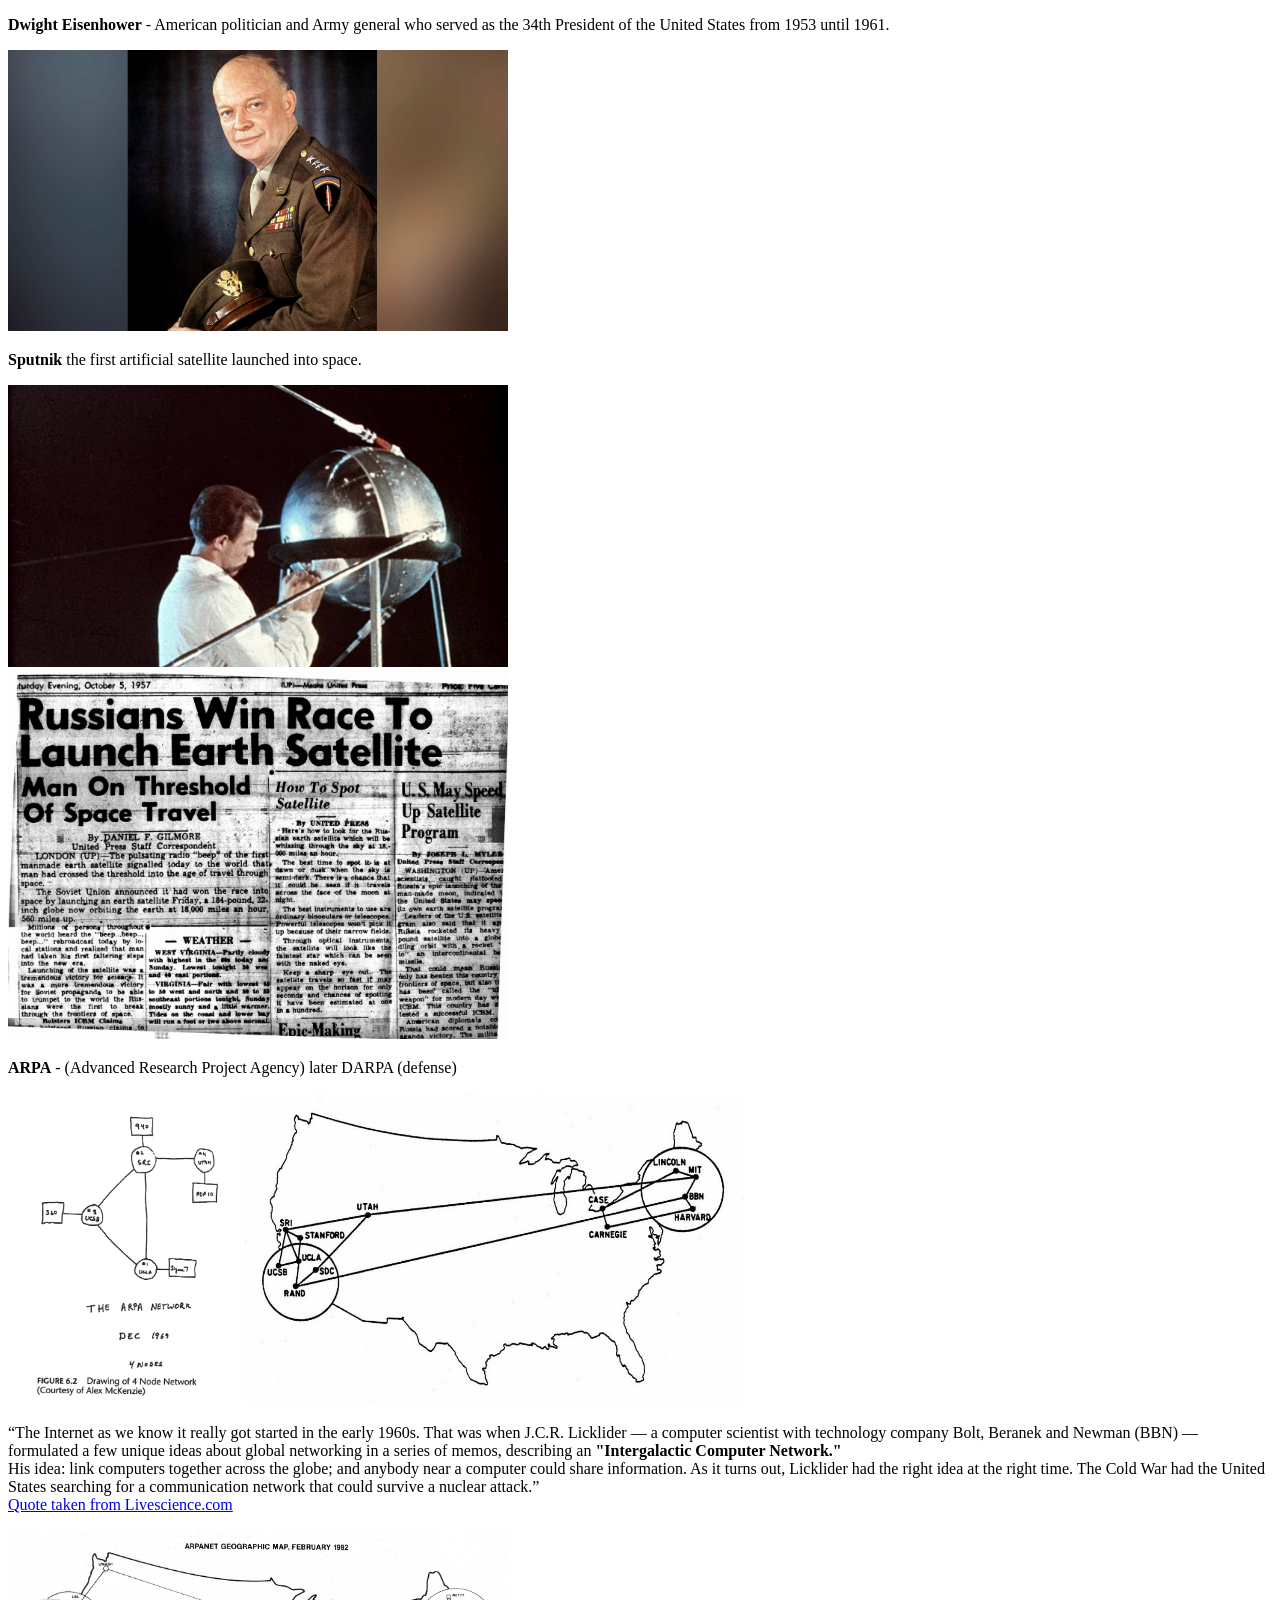
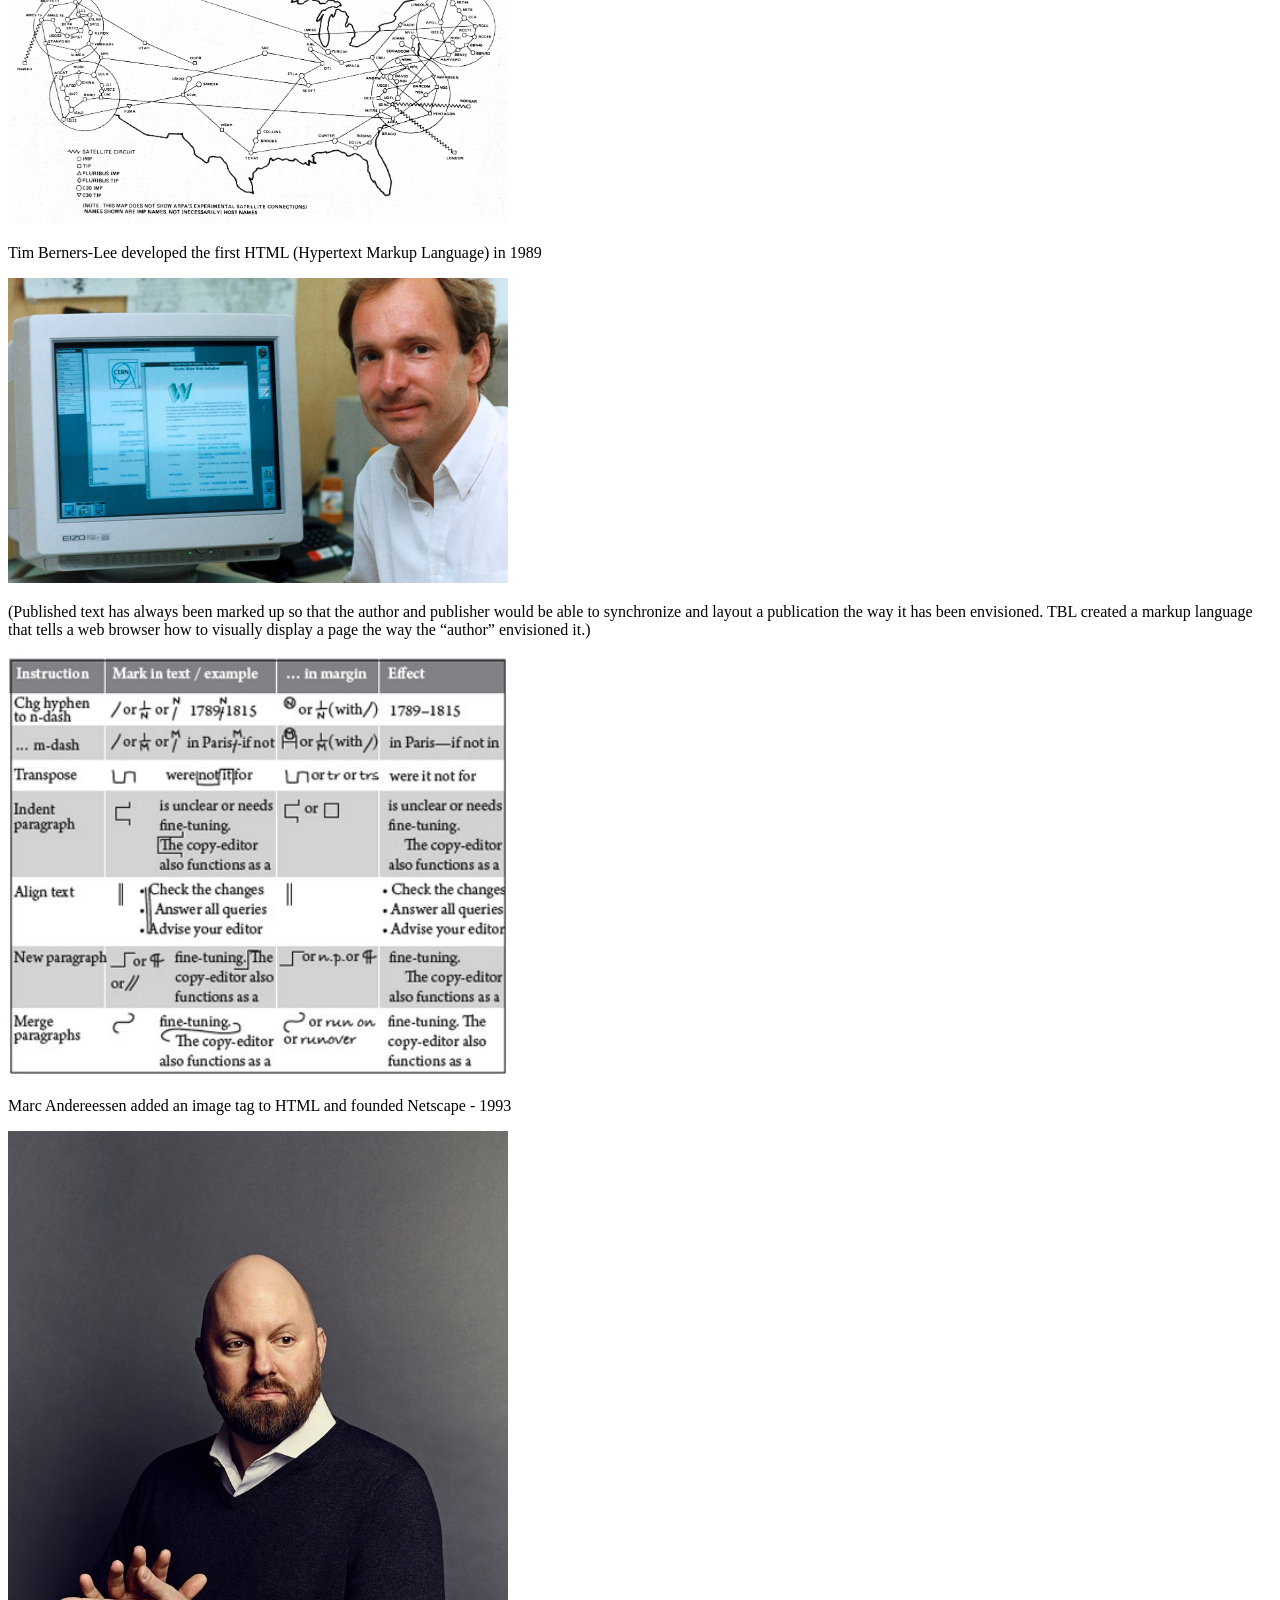
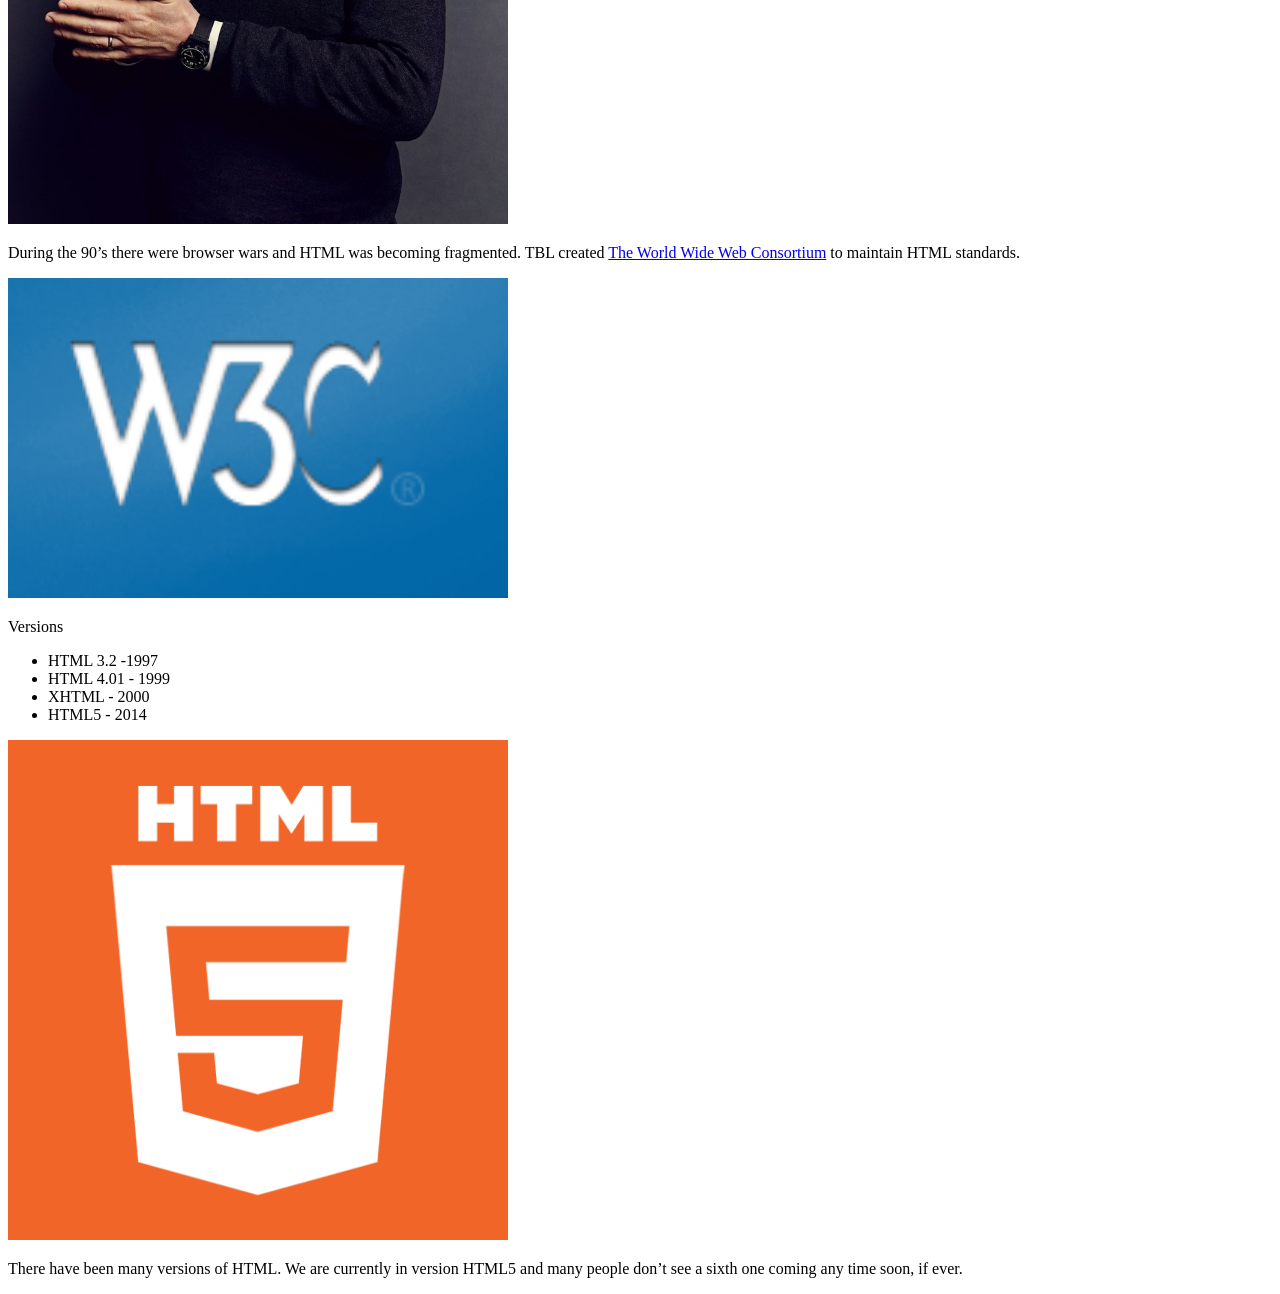
<file: pages/history.html>
<!DOCTYPE html>
<html lang="en">
    <head>
        <title> Brief History of the Internet</title>
    </head>
<body>
    <p><b>Dwight Eisenhower</b> - American politician and Army general who served as the 34th President of the United States from 1953 until 1961.</p>
        <img src="../images/1-ike.jpg" alt="President Eisenhower" width="500px"> 
    <p><b>Sputnik</b> the first artificial satellite launched into space.</p>
            <img src="../images/2-sputnik-1957.jpg" alt="Sputnik" width="500px"><br>
            <img src="../images/3-news-10-1957.jpg" alt="Newspaper" width="500px">
        <p><b>ARPA</b> - (Advanced Research Project Agency) later DARPA (defense)</p>
            <img src="../images/4-arpanet2.gif" alt="ARPA" height="300px">
            <img src="../images/5-early-arpanet.jpg" alt="ARPA" width="500px">
        
        <p>
            “The Internet as we know it really got started in the early 1960s. That was when J.C.R. Licklider — a computer scientist with technology company Bolt, Beranek and Newman (BBN) — formulated a few unique ideas about global networking in a series of memos, describing an <b>"Intergalactic Computer Network."</b>
            <br>His idea: link computers together across the globe; and anybody near a computer could share information. As it turns out, Licklider had the right idea at the right time. The Cold War had the United States searching for a communication network that could survive a nuclear attack.” <br>
            <a href="https://www.livescience.com/42604-who-invented-the-internet.html" target="_blank">Quote taken from Livescience.com</a>
        </p>
            <img src="../images/6-apranet-82.jpg" alt="ARPA" width="500px">
        <p>
            Tim Berners-Lee developed the first HTML (Hypertext Markup Language) in 1989
        </p>
            <img src="../images/8-tim-berners-lee.jpg" alt="Tim Berners-Lee" width="500px">
        <p>(Published text has always been marked up so that the author and publisher would be able to synchronize and layout a publication the way it has been envisioned. TBL created a markup language that tells a web browser how to visually display a page the way the “author” envisioned it.) </p>
            <img src="../images/7-proof-marks.jpg" alt="Proof Marks" width="500px">
        <p>
            Marc Andereessen added an image tag to HTML and founded Netscape - 1993
        </p>
            <img src="../images/9-marc-andreessen.jpg" alt="Marc Andreessen" width="500px">
        <p>
            During the 90’s there were browser wars and HTML was becoming fragmented. TBL created <a href="https://www.w3.org/" target="_blank">The World Wide Web Consortium</a> to maintain HTML standards.
        </p>
        <img src="../images/12-w3c.png" alt="W3C" width="500px">
        <p>Versions</p>
        <ul>
            <li>HTML 3.2 -1997</li>
            <li>HTML 4.01 - 1999</li>
            <li>XHTML - 2000</li>
            <li>HTML5 - 2014</li>
        </ul>
        <img src="../images/11-html5.png" alt="HTML5" width="500px">
        <p>
            There have been many versions of HTML. We are currently in version HTML5 and many people don’t see a sixth one coming any time soon, if ever. 
        </p>
</body>
</html>
</file>
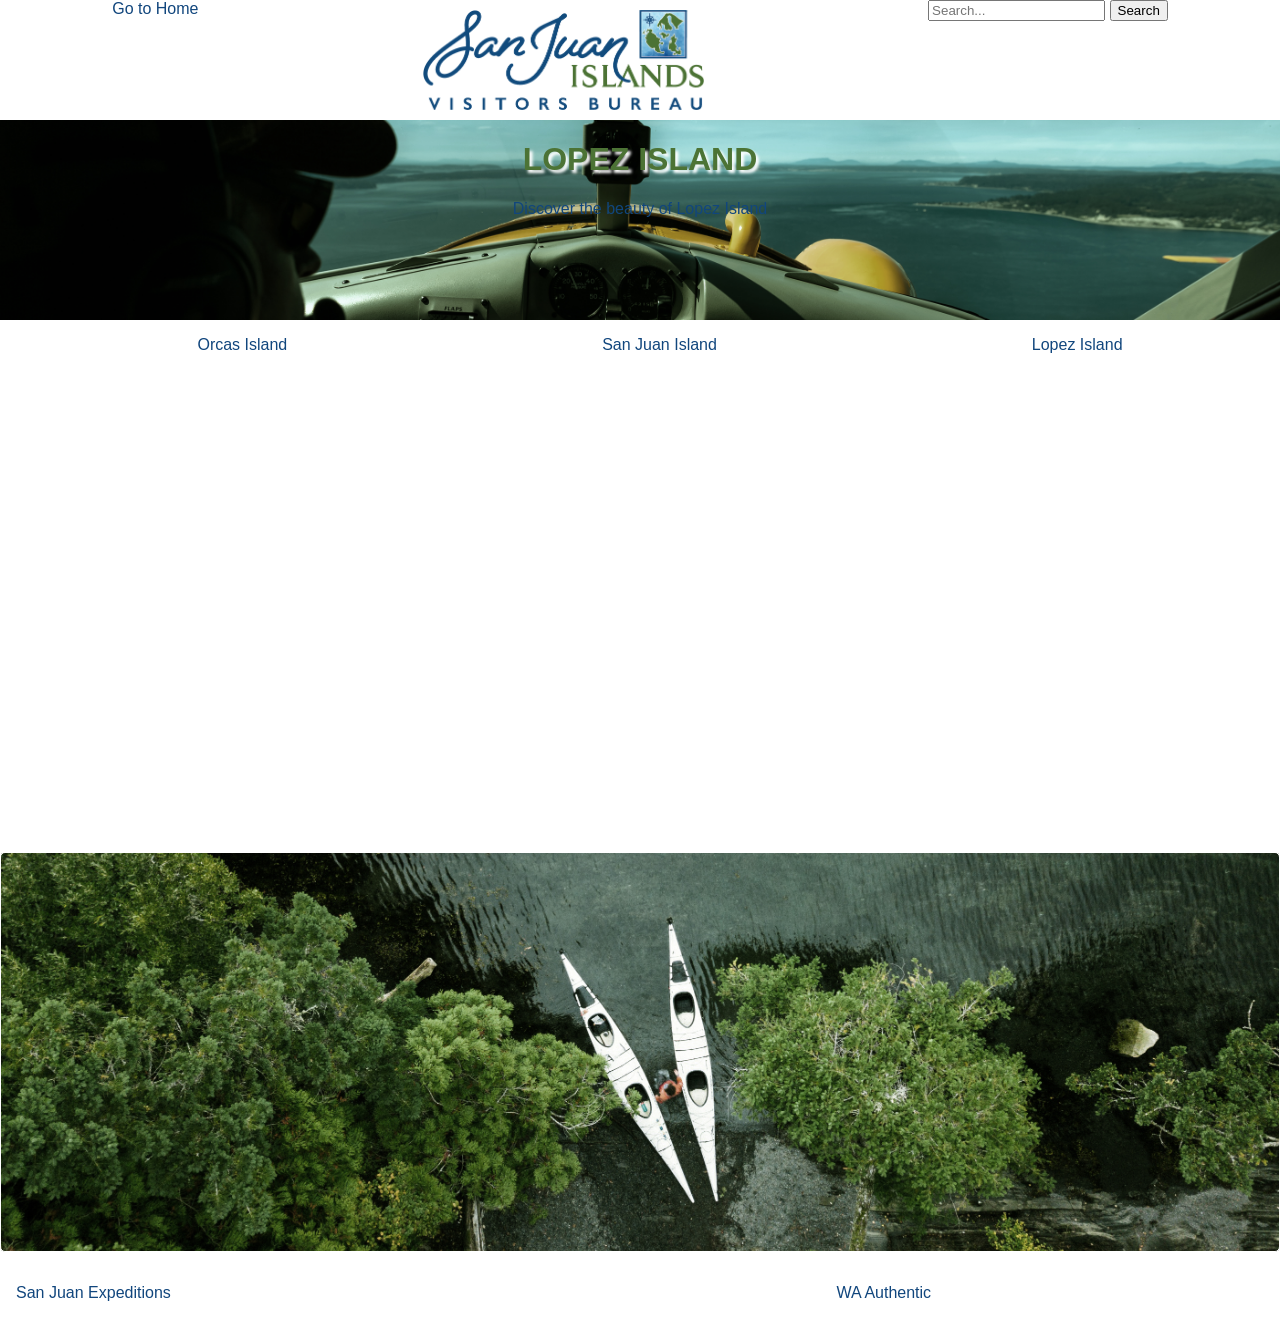
<file: pages/lopezisland.html>
<!DOCTYPE html>
<html lang="en">
<head>
    <meta charset="UTF-8">
    <meta name="viewport" content="width=device-width, initial-scale=1.0">
    <title>Lopez Island</title>
    <link href="../styles/islands.css" rel="stylesheet">
    <link href="../styles/lopez.css" rel="stylesheet">
    <link href="../styles/mobile.css" rel="stylesheet">

</head>
<body>
    <!-- <div id="nav-placeholder"></div>
    <script> 
    fetch('nav.html') 
    .then(response => response.text()) 
    .then(data => { 
    document.getElementById('nav-placeholder').innerHTML = data; 
    }); 
    </script> -->
<header>
    <a href="../index.html" target="_blank">Go to Home</a>
    <img src="../images/SJIVB-1.png" alt="SJIVB Logo" class="logo1">
    <search class="search">
        <input type="text" placeholder="Search...">
        <button type="submit">Search</button>
    </search>
    <div class="hero-lopez">
        <h1>Lopez Island</h1>
        <p>Discover the beauty of Lopez Island</p>
    </div>
</header>
<nav class="islands">
    <ul>
        <li><a href="../pages/orcasisland.html">Orcas Island</a></li>
        <li><a href="../pages/sanjuanisland.html">San Juan Island</a></li>
        <li><a href="../pages/lopezisland.html">Lopez Island</a></li>
    </ul>
</nav>
    <main>
        <section class="item1"></section>
        <section class="item2">
            <div class="island-text">
                <h2>Lodging</h2>
                <p>Each island offers you something different - dramatic landscapes, local dining, and varied activities - but they all promise high quality accommodations. Private cabins overlooking the water, hotels in the middle of town, cozy B&Bs tucked away in pastoral loveliness - it's all here. There are also many pet-friendly accommodations in the San Juans.</p>

            </div>
            <div class="pic2"></div>
        </section>
        <section class="item3"></section>
        <section class="item4">
            <div class="island-text">
                <h2>Dining</h2>
                <p>Our “gourmet archipelago” offers a delicious and diverse selection of food and drinks, perfect for any type of gathering or a quiet, romantic meal.  Island chefs prepare seasonal creations using locally sourced seafood, meats, and produce paired with “liquid arts” by artisan producers who take great pride in their wines, brews, ciders, and spirits.  And don’t worry, the dress code in any restaurant is Pacific Northwest casual.</p>
            <div class="pic4"></div>
        </section>
        <section class="item5"></section>
        <section class="item6">
            <h2>Activities</h2>
            <p>Looking for activities on Lopez Island</p>
            <div class="pic6"></div>
        </section>
        <section class="item7">
        </section>
    </main>
    <footer>
        <p class="item8">San Juan Expeditions</p>
        <p class="item10">WA Authentic</p>
    </footer>
</body>
</html>
</file>
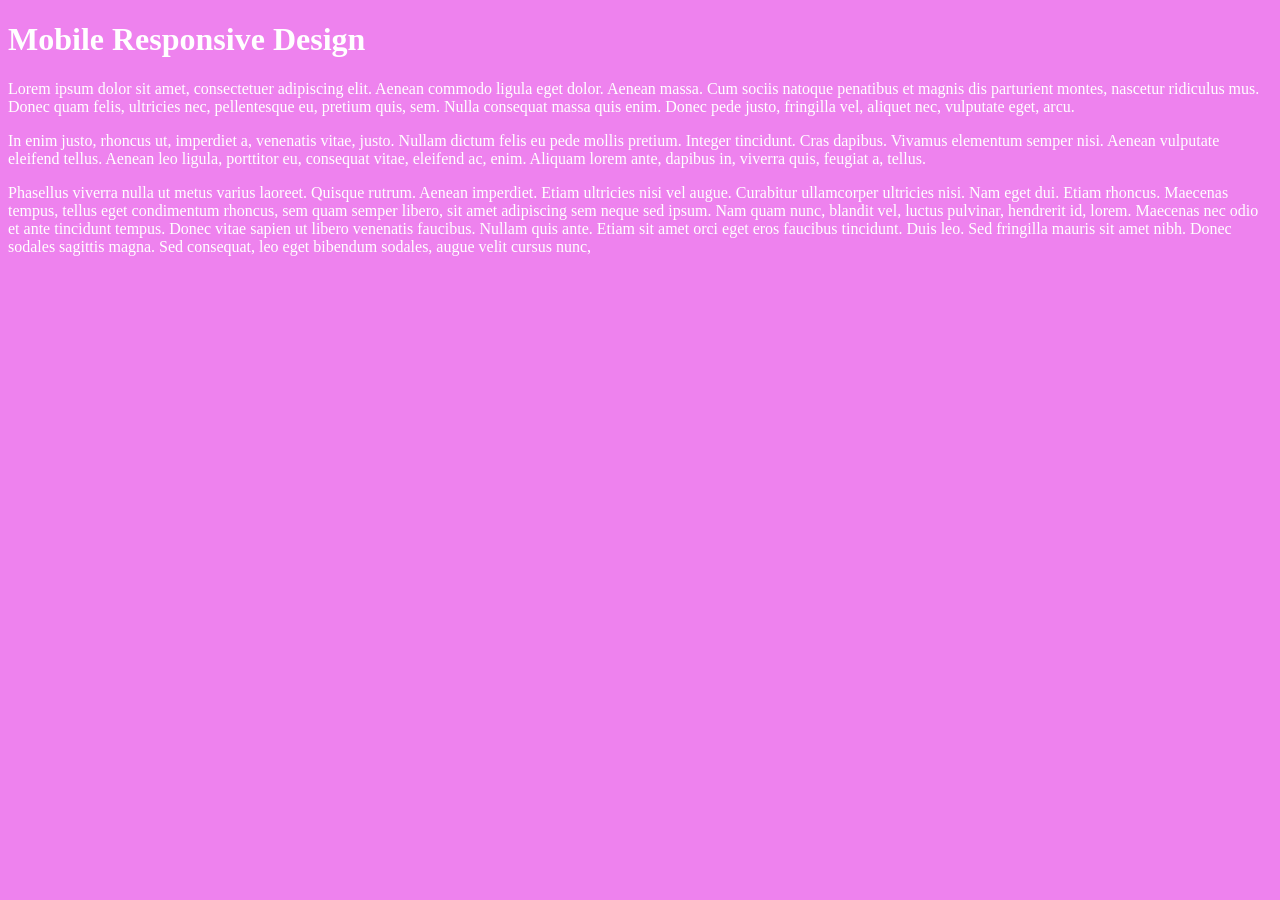
<file: pages/media-queries.html>
<!DOCTYPE html>
<html lang="en">
<head>
    <meta charset="UTF-8">
    <meta name="viewport" content="width=device-width, initial-scale=1.0">
    <title>Responsive Colors</title>
    <link rel="stylesheet" href="../styles/beyond.css">
    <link rel="stylesheet" href="../styles/2000.css">
    <link rel="stylesheet" href="../styles/1281.css" media="screen and (min-width:962px) and (max-width:1281px)">
        <style>
           @media screen and (max-width:961px) {
                body {
                    background-color: blue;
                    color: white;
                    font-family: sans-serif;
                }
            }
           @media screen and (max-width:641px) {
            /*landscape tablets and smaller phones*/
                body {
                    background-color: green;
                    color: violet;
                }
            h1 {
                font-size: 2em;
            }
            p {
                font-size: 1.2em
            }
           } 
           @media screen and (max-width:485px) {
            /*portrait, ereaders (kindle), smaller tablets, and phones*/
                body {
                    background-color: yellow;
                    color: black;
                }
           }
           
            
        </style>
</head>
<body>
    <h1>Mobile Responsive Design</h1>
        <p>Lorem ipsum dolor sit amet, consectetuer adipiscing elit. Aenean commodo ligula eget dolor. Aenean massa. Cum sociis natoque penatibus et magnis dis parturient montes, nascetur ridiculus mus. Donec quam felis, ultricies nec, pellentesque eu, pretium quis, sem. Nulla consequat massa quis enim. Donec pede justo, fringilla vel, aliquet nec, vulputate eget, arcu.</p>

        <p>In enim justo, rhoncus ut, imperdiet a, venenatis vitae, justo. Nullam dictum felis eu pede mollis pretium. Integer tincidunt. Cras dapibus. Vivamus elementum semper nisi. Aenean vulputate eleifend tellus. Aenean leo ligula, porttitor eu, consequat vitae, eleifend ac, enim. Aliquam lorem ante, dapibus in, viverra quis, feugiat a, tellus.</p>

        <p>Phasellus viverra nulla ut metus varius laoreet. Quisque rutrum. Aenean imperdiet. Etiam ultricies nisi vel augue. Curabitur ullamcorper ultricies nisi. Nam eget dui. Etiam rhoncus. Maecenas tempus, tellus eget condimentum rhoncus, sem quam semper libero, sit amet adipiscing sem neque sed ipsum. Nam quam nunc, blandit vel, luctus pulvinar, hendrerit id, lorem. Maecenas nec odio et ante tincidunt tempus. Donec vitae sapien ut libero venenatis faucibus. Nullam quis ante. Etiam sit amet orci eget eros faucibus tincidunt. Duis leo. Sed fringilla mauris sit amet nibh. Donec sodales sagittis magna. Sed consequat, leo eget bibendum sodales, augue velit cursus nunc,</p>
    
</body>
</html>
</file>
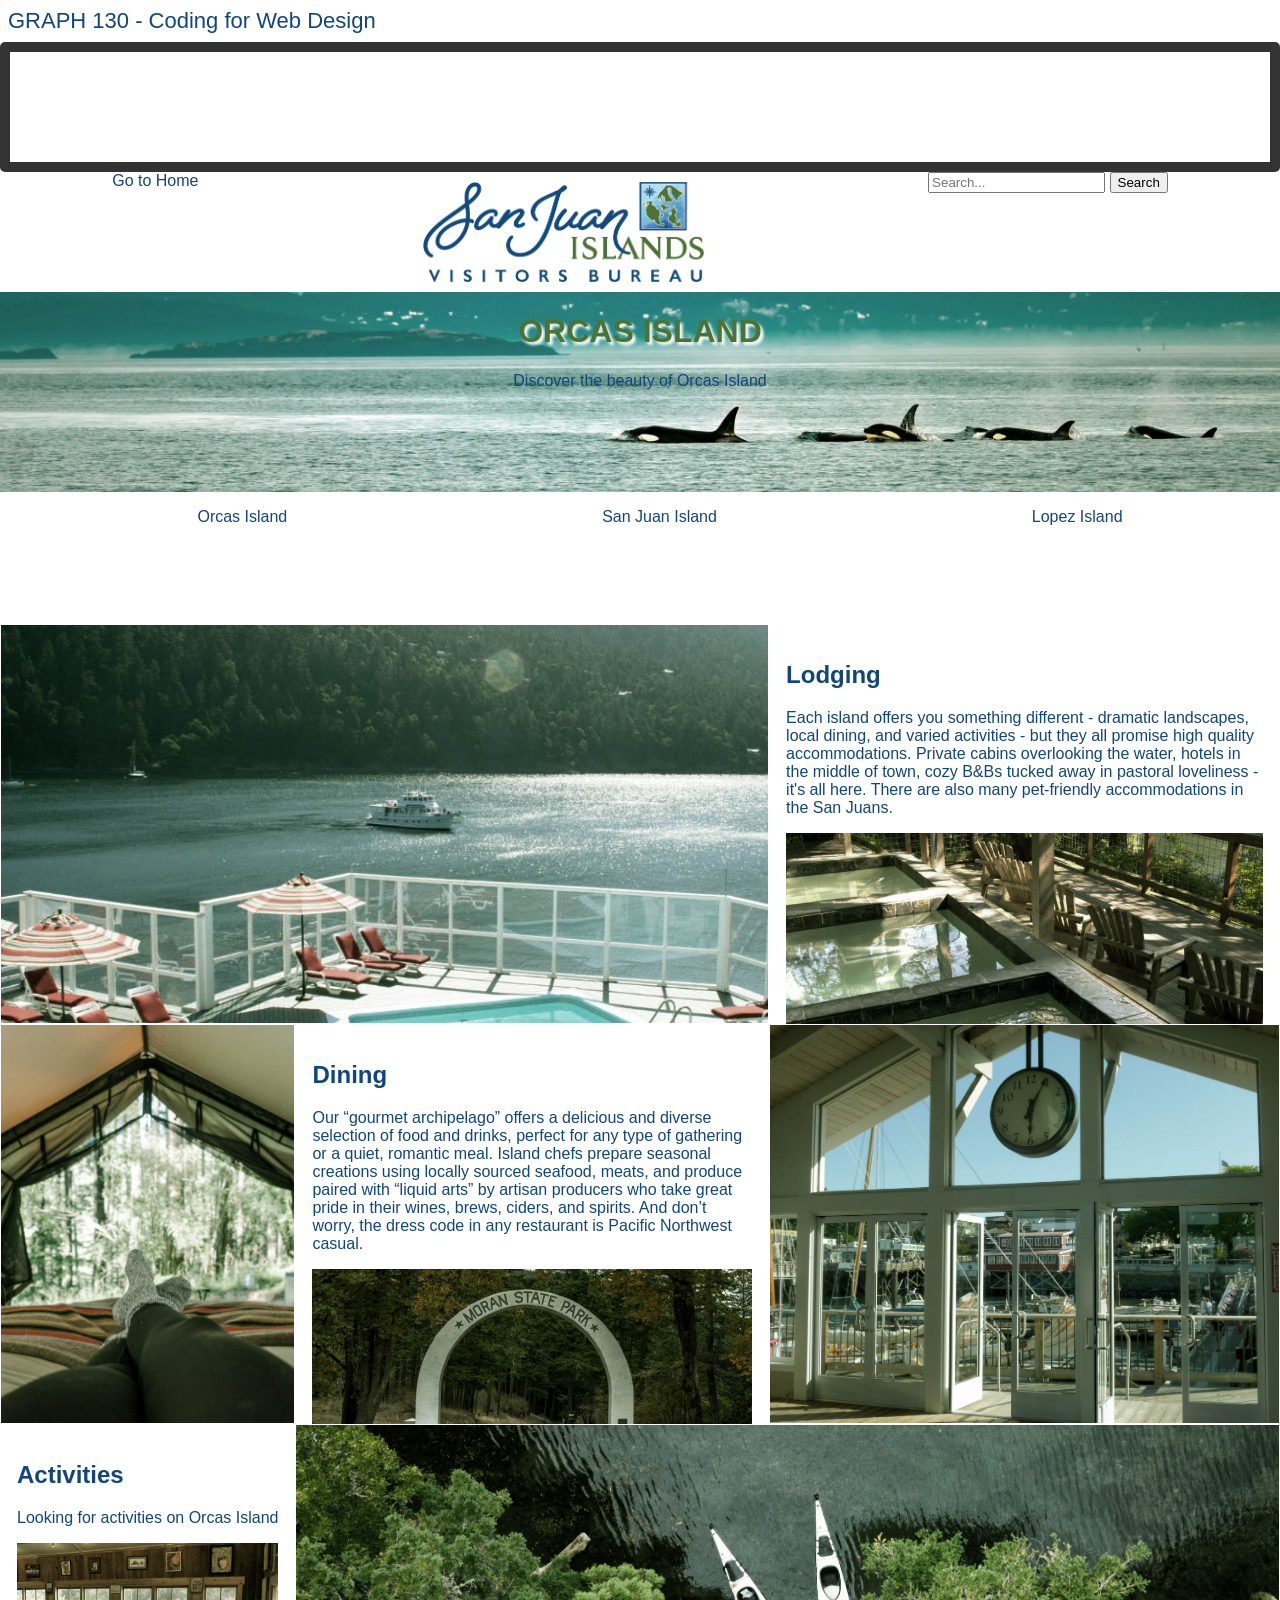
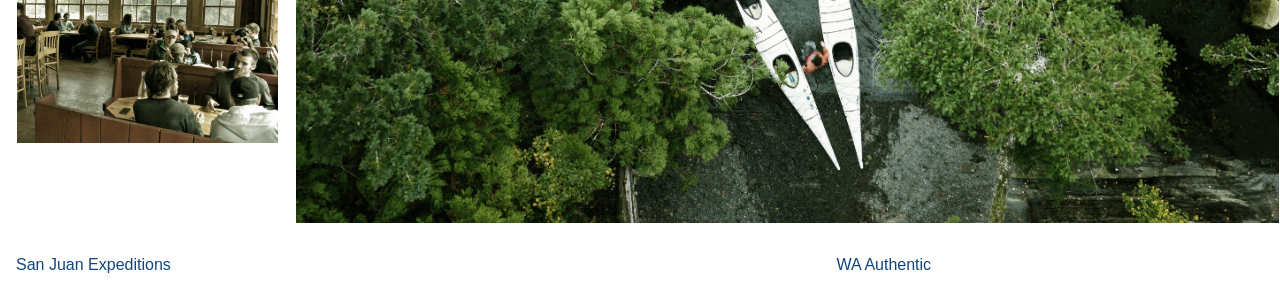
<file: pages/orcasisland.html>
<!DOCTYPE html>
<html lang="en">
<head>
    <meta charset="UTF-8">
    <meta name="viewport" content="width=device-width, initial-scale=1.0">
    <title>Orcas Island</title>
    <link href="../styles/islands.css" rel="stylesheet">
    <link href="../styles/mobile.css" rel="stylesheet">
</head>
<body>
    <div id="nav-placeholder"></div>
    <script> 
    fetch('nav.html') 
    .then(response => response.text()) 
    .then(data => { 
    document.getElementById('nav-placeholder').innerHTML = data; 
    }); 
    </script>
<header>
    <a href="../index.html" target="_blank">Go to Home</a>
    <img src="../images/SJIVB-1.png" alt="SJIVB Logo" class="logo1">
    <search class="search">
        <input type="text" placeholder="Search...">
        <button type="submit">Search</button>
    </search>
    <div class="hero-orcas">
        <h1>Orcas Island</h1>
        <p>Discover the beauty of Orcas Island</p>
    </div>
</header>
<nav class="islands">
    <ul>
        <li><a href="../pages/orcasisland.html">Orcas Island</a></li>
        <li><a href="../pages/sanjuanisland.html">San Juan Island</a></li>
        <li><a href="../pages/lopezisland.html">Lopez Island</a></li>
    </ul>
</nav>
    <main>
        <section class="item1"></section>
        <section class="item2">
            <div class="island-text">
                <h2>Lodging</h2>
                <p>Each island offers you something different - dramatic landscapes, local dining, and varied activities - but they all promise high quality accommodations. Private cabins overlooking the water, hotels in the middle of town, cozy B&Bs tucked away in pastoral loveliness - it's all here. There are also many pet-friendly accommodations in the San Juans.</p>

            </div>
            <div class="pic2"></div>
        </section>
        <section class="item3"></section>
        <section class="item4">
            <div class="island-text">
                <h2>Dining</h2>
                <p>Our “gourmet archipelago” offers a delicious and diverse selection of food and drinks, perfect for any type of gathering or a quiet, romantic meal.  Island chefs prepare seasonal creations using locally sourced seafood, meats, and produce paired with “liquid arts” by artisan producers who take great pride in their wines, brews, ciders, and spirits.  And don’t worry, the dress code in any restaurant is Pacific Northwest casual.</p>
            <div class="pic4"></div>
        </section>
        <section class="item5"></section>
        <section class="item6">
            <h2>Activities</h2>
            <p>Looking for activities on Orcas Island</p>
            <div class="pic6"></div>
        </section>
        <section class="item7">
        </section>
    </main>
    <footer>
        <p class="item8">San Juan Expeditions</p>
        <p class="item10">WA Authentic</p>
    </footer>
</body>
</html>
</file>
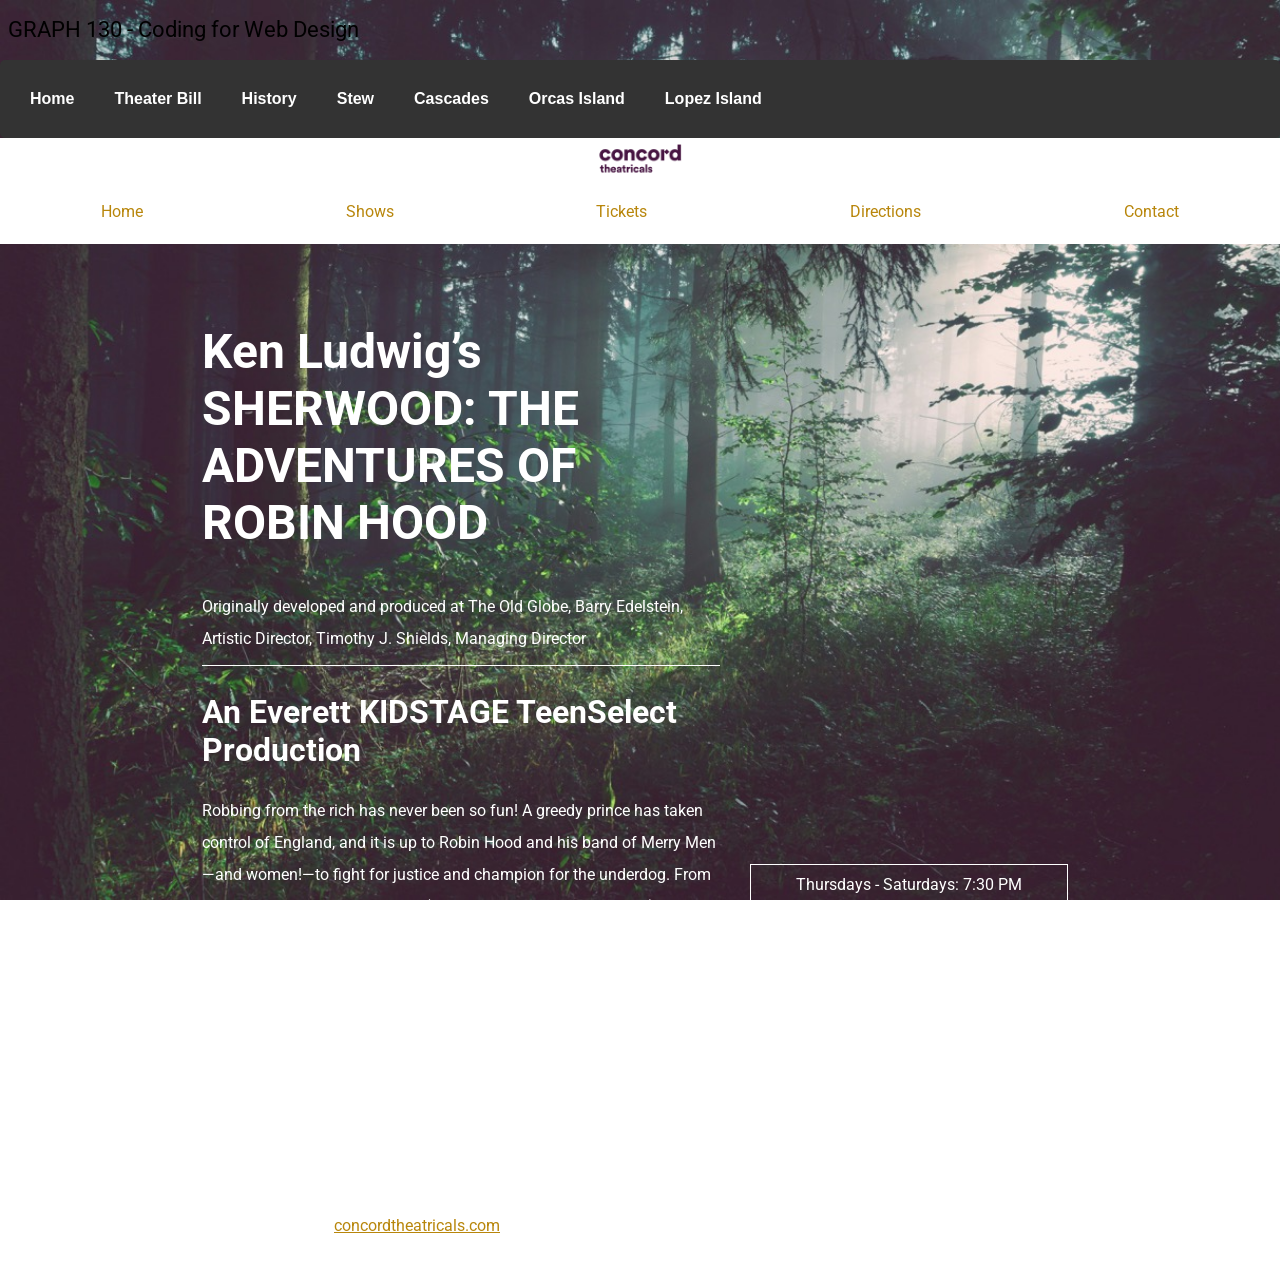
<file: pages/theater.html>
<!DOCTYPE html>
<html lang="en">
<head>
    <meta charset="UTF-8">
    <meta name="viewport" content="width=device-width, initial-scale=1.0">
    <title>Theater Bill</title>
    <link href="../styles/theater.css" rel="stylesheet" type="text/css">
    <link href="../styles/mobile.css" rel="stylesheet" type="text/css">
    <link rel="preconnect" href="https://fonts.googleapis.com">
    <link rel="preconnect" href="https://fonts.gstatic.com" crossorigin>
    <link href="https://fonts.googleapis.com/css2?family=Roboto:ital,wght@0,100..900;1,100..900&display=swap" rel="stylesheet">
</head>
<body>
    <div id="nav-placeholder"></div>
    <script> fetch('nav.html') .then(response => response.text()) .then(data => { document.getElementById('nav-placeholder').innerHTML = data; }); </script>
    <header>
        <img src="../images/concord.png" width="100px" height="auto">
        <nav>
            <p>Home</p>
            <p>Shows</p>
            <p>Tickets</p>
            <p>Directions</p>
            <p>Contact</p>
        </nav>
    </header>
    <main>
      <article>
        <h1>Ken Ludwig’s SHERWOOD: THE ADVENTURES OF ROBIN HOOD</h1>
        <p>Originally developed and produced at The Old Globe, Barry Edelstein, Artistic Director, Timothy J. Shields, Managing Director</p>
        <h2>An Everett KIDSTAGE TeenSelect Production</h2>
        <p>Robbing from the rich has never been so fun! A greedy prince has taken control of England, and it is up to Robin Hood and his band of Merry Men—and women!—to fight for justice and champion for the underdog. From comic mastermind Ken Ludwig (Lend Me a Tenor, Crazy for You) comes this rollicking and inventive play, packed with delightful thrills, amorous exploits, contagious laughs, and great beloved heroes like Little John, Friar Tuck, and Maid Marian. So get ready to dodge an arrow or two—you won’t want to miss a moment of this swashbuckling adventure!</p>
        <h3>May 21 - June 12, 2026</h3>
      </article>
      <ul class="show-info">
        <li>Thursdays - Saturdays: 7:30 PM</li>
        <li>Sundays: 2:00 PM</li>
        <li>Tickets: $14 General | $12 Youth and Seniors</li>
        <li>Location: Second Stage Theatre, 2730 Wetmore Ave Everett, WA 98201</li>
      </ul>  
    </main>
    <footer>
        <p>“Ken Ludwig’s Sherwood: The Adventures of Robin Hood” is presented by arrangement with Concord Theatricals on behalf of Samuel French, Inc. <a href="https://www.concordtheatricals.com" target="_blank">concordtheatricals.com</a></p>
    </footer>   
</body>
</html>
</file>
<file: styles/homepage.css>
* {
    margin: 0px;
    padding: 0px;
    box-sizing: border-box;
}

body {
    background-color: #f5f5f5;
}

/* create a flex container for the header, main, and footer elements*/
header, main, footer {
    display: flex;
    width: 85%;
    margin: 20px auto;
    justify-content: space-between;
}

/*create even space in the header and footer navs*/
nav {
    display: flex;
    justify-content: space-evenly;
    width: 80%;
}

nav a {
    border-left: solid black 1px;
    justify-content: center;
    align-content: center;
    padding-left: 15px;
    text-decoration: none;
    color: black;
    width: 100%;
}

nav a:hover {
    background-color: lightgray
}

aside {
    width: 20%
}

aside p, aside h3 {
    margin: 20px 20px 20px 0px;
}

.faze {
    width: 80%;
    height: auto;
    filter: grayscale(100%);
    transition:1s;
    box-shadow: 2px 2px 10px black;
}
.faze:hover {
    filter: none;
} 

article {
    width: 80%;
    display: flex;
    flex-wrap: wrap;
}

.project {
    filter: grayscale(100%);
    background-size: cover;
    min-width: 300px;
    min-height: 300px;
    width: 33.3%;
    display: flex;
    justify-content: center;
    align-items: center;
    border: black solid 2px;
    transition: 1s;
}   

.project:first-child {
    width: 99.9%;
    background-position: center;
}

.project:hover {
    filter: none;
}

.project p {
    color: white;
    text-shadow: 8px 8px 20px black;
    font-size: 25px;
}

.project a {
    padding: 100px 200px;
    text-decoration: none;
}

/*individual project background images*/
#history {
    background-image: url("../images/8-tim-berners-lee.jpg");
}

#theater {
    background-image: url("../images/forest.jpeg");
}

#stew-recipe {
    background-image: url("../images/coffee-24.png");
}
#cascades {
    background-image: url("../images/cascade_mountains-bg.jpg");
}
#optimizing-images {
    background-image: url("../images/coffee5.jpg");
}
#fluid-design {
    background-image: url("../images/coffee6.jpg");
}
#media-queries {
    background-image: url("../images/coffee3.jpg");
}
#orcas-island {
    background-image: url("../images/sj-068.jpg");
}
#lopez-island {
    background-image: url("../images/sj-062.jpg");
}
#mobile-cascade {
    background-image: url("../images/cascade_mountains-bg.jpg");
}
#grid-layout {
    background-image: url("../images/coffee2.jpg");
}
</file>
<file: styles/mobile.css>
@media screen and (max-width: 768px) {
    .big-stew, .stew-content, .project, .project: first-child, aside, .show-info, main section, main, section, article, header, footer, .pure-g, .pure-u-2-3, .pure-u-1-3, .pure-u-1-5, .hero p {
        display: block;
        width: 95%;
        margin: auto;
    }
}

.history-hero {
    height: 50vw;
}
</file>
<file: styles/beef-stew-recipe.css>
.stew-content {
    background-color: #cccccc;
    width: 50%;
    padding: 10px;
    margin: auto;

}
h1,h2,h3 {
    color: blue;
    font-size: 26px;
}
body {
    background-color: rgb(203, 247, 223);
}
footer {
    background-color: blue;
    color: aliceblue;
    padding-top: 7px;
    padding-bottom: 7px;
    clear: both;
    padding-left: 5px;
}
.stew-1 {
    style=float: left; 
    margin-right: 5px width=150px;
}

.big-stew {
    width: 95%;
}
</file>
<file: styles/small.css>
body {
    font-family: Roboto+Serif, serif;
    margin: 0px;
    padding: 0px;
    color: #344e5f;
}
header, section, aside, article, footer, figure {
    display: block;
}

.container {
    width: 100%;
    background-color: white;
    margin: 0 auto;
}

header {
    box-sizing: border-box;
    color: #44a5b5;
    padding-top: .8em;
    padding-left: 0px;
}

.content {
    box-sizing: border-box;
    padding-left: .8em;
    width: 100%;
    float: none;
}

nav ul {
    text-align: center;
    list-style: none;
    background-color: #44a5b5;
    margin-bottom: 1em;
    padding: 0px;
}

nav li {
    display: block;
}

nav a, nav a:link, nav a:visited {
    margin: auto;
    padding: .7em;
    display: block;
    width: 100%;
    text-decoration: none;
    background-color: #44a5b5;
    color: white;
    border: 1px solid white;
}

nav a:hover {
    background-color: #344e5f;
    color: white;
}

figure {
    margin-left: 0px;
}

figcaption {
    font-size: .7em;
}

ul, ol, dl {
    padding: 0px;
    margin: 0px;
}

h1, h2, h3, h4, p {
    box-sizing: border-box;
    margin: 0px;
    padding-right: .9em;
    padding-left: .9em;
}

footer {
    padding: 1.5em;
    background-color: #44a5b5;
    color: white;
    clear:both;
    margin-top: 10px;
}

footer p {
    font-size: .8em;
}

.image-left, .image-right {
    padding: 1em;
    width:auto;
    float: none;
}

.sidebar {
    float: none;
    width: 100%;
    background-color: rgba(255, 255, 255, 0.8);
    color: #44a5b5;
    padding: .8em .5em;
}

.sidebar a {
    color: #44a5b5;
}

h1 {
    font-size: 2em;
}

h1, h2, h3 {
    padding-left: 1.4em;
    font-family: Arial, Helvetica, sans-serif;
}

h2 {
    margin-left: 15px;
}
</file>
<file: styles/medium.css>
body {
    background-image: url(../images/background2.jpg);
    background-size: cover;
    background-attachment: fixed;
    margin: 0px;
    padding: 0px;
    color: #344e5f;
}

.container {
    width: 100%;
    background-color: rgba(255, 255, 255, .8);
}

.content {
    box-sizing: border-box;
    padding-left: .8em;
    width: 60%;
    float: left;
}

.sidebar {
    float: right;
    width: 32%;
    padding-bottom: .6em;
}

nav li {
    display: inline-block;
}

nav a, nav a:link, nav a:visited {
    padding: 1em;
    display: inline;
    width: 100%;
    border:1px solid #44a5b5;
}

nav ul {
    padding: 1.1em;
    margin-top: .7em;
}

h1 {
    font-size: 2.5em;
}
</file>
<file: styles/large.css>
body {
    background-image: url(../images/cascade_mountains-bg.jpg);
}

.container {
    width: 60em;
    background-color: rgba( 255, 255, 255, .7);;
}

.image-right {
    float: right;
}

.image-left {
    float: left;
}
</file>
<file: styles/history-refactor.css>
body {
    margin: 0px;
    padding: 0px;
    font-size: 16px;
    box-sizing: border-box;
    font-family: "Playwrite NZ Guides", cursive;
}
.history-hero {
    display: flex; 
    justify-content: center; /*aligned horizontal*/
    align-items: center; /*aligned verticle*/
    height: 100vh;
    background-image: url(../images/history-hero-bg.jpg);
    background-size: cover;
    background-position: center;
    filter: grayscale(100%);
}

h1 {
    color: white;
    text-align: center;

}

main {
    display: flex;
    flex-wrap: wrap;
}
main section {
    flex-grow: 1;
    width: 30%;
    margin: 10px;
    background-color: burlywood;
    border: solid burlywood 2px;
    border-radius: 5px;
    padding: 5px;
}
</file>
<file: styles/islands.css>
:root {
    --blue:#11467d;
    --green:#4c7335;
    --white:#ffffff;
    color: var(--blue);
    font-family:Arial, Helvetica, sans-serif;
}

body, header, main, footer, section, article, aside {
    margin: 0px;
    padding: 0px;
    box-sizing: border-box;
    font-size: 16px;
}

main, header, nav ul, footer {
    display: grid;
    grid-template-columns: auto auto auto;
}

main section {
    border: solid var(--white) 1px;
    padding:1rem;   
}

/*the following classes will govern the sections and make them work within the grid*/

.item1, .item8 {
    grid-column-start: 1;
    grid-column-end:3;
}

.item6 {
    grid-column-start: 1;
    grid-column-end: 2;
}

.pic2, .pic4, .pic6 {
    background-position: center;
    background-repeat: no-repeat;
    background-size: cover;
    height: 200px;
}

.pic2 {
    background-image: url(../images/sj-031.jpg);
}

.pic4 {
    background-image: url(../images/sj-039.jpg);
}

.pic6 {
    background-image: url(../images/sj-011.jpg);
}

.item7 {
    grid-column-start: 2;
    grid-column-end: 4;
}

.hero-orcas {
    grid-column-start: 1;
    grid-column-end: 4;
}

header {
    background-color: var(--white);
    text-align: center;
}

.logo1 {
    height: 100px;
    width: auto;
    margin: 10px auto;
}

header a, header p, nav a, label {
    color: var(--blue);
    text-decoration: none;
}

.hero-orcas, main section {
    background-image: url(../images/sj-034.jpg);
    background-position: center;
    background-repeat: no-repeat;
    background-size: cover;
    height: 200px;
}

h1 {
    color: var(--green);
    text-transform: uppercase;
    text-shadow: white 3px 3px 3px;
}

nav ul {
    background-color: var(--white);
}

nav ul li {
    list-style: none;
    text-align: center;
    height: 100px;
}

nav ul li:hover {
    background-color: var(--green);
    color: var(--white);
}

nav ul li a:hover {
    color: var(--white);
}

main section {
    height: 400px;
}

.item1 {
    background-image: url(../images/sj-015.jpg);
}
.item3 {
    background-image: url(../images/sj-025.jpg);
}
.item5 {
    background-image: url(../images/sj-068.jpg);
}
.item7 {
    background-image: url(../images/sj-022.jpg);
}

.item2, .item4, .item6 {
    background-image: none;
}

footer {
    padding: 1em;
}
</file>
<file: styles/lopez.css>
.hero-lopez {
    background-image: url(../images/sj-041.jpg);
    background-position: center;
    background-repeat: no-repeat;
    background-size: cover;
    height: 200px;
    grid-column-start: 1;
    grid-column-end: 4;
}

main {
   grid-auto-rows: minmax(400px, auto);
   grid-template-areas: 
   "first second sidebar"
   "first middle sidebar"
   "first last last"
   "bottom 1 bottom 1 bottom 2";
}

.item1 {
    grid-area: first;
    height: 100%;
    background-image: url(../images/sj-063.jpg);
}
.item2 {
    grid-area: second;
}
.pic4 {
    background-image: url(../images/sj-057.jpg);
}
.pic2 {
    background-image: url(../images/sj-030.jpg);
}
.pic6 {
    background-image: url(../images/sj-026.jpg);
}
.item3 {
    grid-area: sidebar;
    height: 100%;
}
.item4 {
    grid-area: middle;
}
.item5 {
    grid-area: last; 
}
.item6 {
    grid-area: bottom1; 
}
.item7 {
    grid-area: bottom2; 
}
section {
    border: solid white 2px;
    border-radius: 5px;
}
</file>
<file: styles/beyond.css>
/* css doc for media-queries.html file */
body {
    color: blue;
    font-family: baskerville, serif;
}
</file>
<file: styles/2000.css>
/*css stylesheet for media-queries.html file */
@media screen and (min-width:1282px) and (max-width:2000px) {
    body {
        background-color: red;
        color: black;
    }
}
</file>
<file: styles/1281.css>
/*css stylesheet for media-queries.html file */
body {
    background-color: violet;
    color: white;
}
</file>
<file: styles/theater.css>
body{
    margin:0px; 
    padding:0px;
    box-sizing: border-box;
    font-size: 16px;
    background-image: url(../images/forest.jpeg);
    background-size: cover;
    background-attachment: fixed;
    background-repeat: none;
    font-family: "Roboto", sans-serif;
}

nav{
    display: flex;
    flex-wrap: wrap;
}

nav p {
    display: flex;
    flex-grow: 1;
    justify-content: center;
}
header {
    background-color: rgb(255, 255, 255);
}
header img {
    display: block;
    margin:auto;
}
main, footer {
    color: white;
    display: flex;
    width: 70%;
    justify-content: center;
    margin:30px auto;
}
article {
    width:60%;
    padding:10px;
}
article p {
    border-bottom: solid 1px white;
    padding-bottom:10px;
}
.show-info {
    width:40%;
    padding:10px;
    align-self:flex-end;
}

.show-info li {
    list-style: none;
    padding:10px;
    margin:10px;
    border:solid white 1px;
    text-align: center;
}

nav p:hover, 
.show-info li:hover {
    background-color: white;
    color: slategray;
}
h1 {
    font-size:3em;
}
h2 {
    font-size:2em;
}
p {
    line-height: 2em;
}
nav p, 
footer a {
    color: darkgoldenrod;
}
</file>
